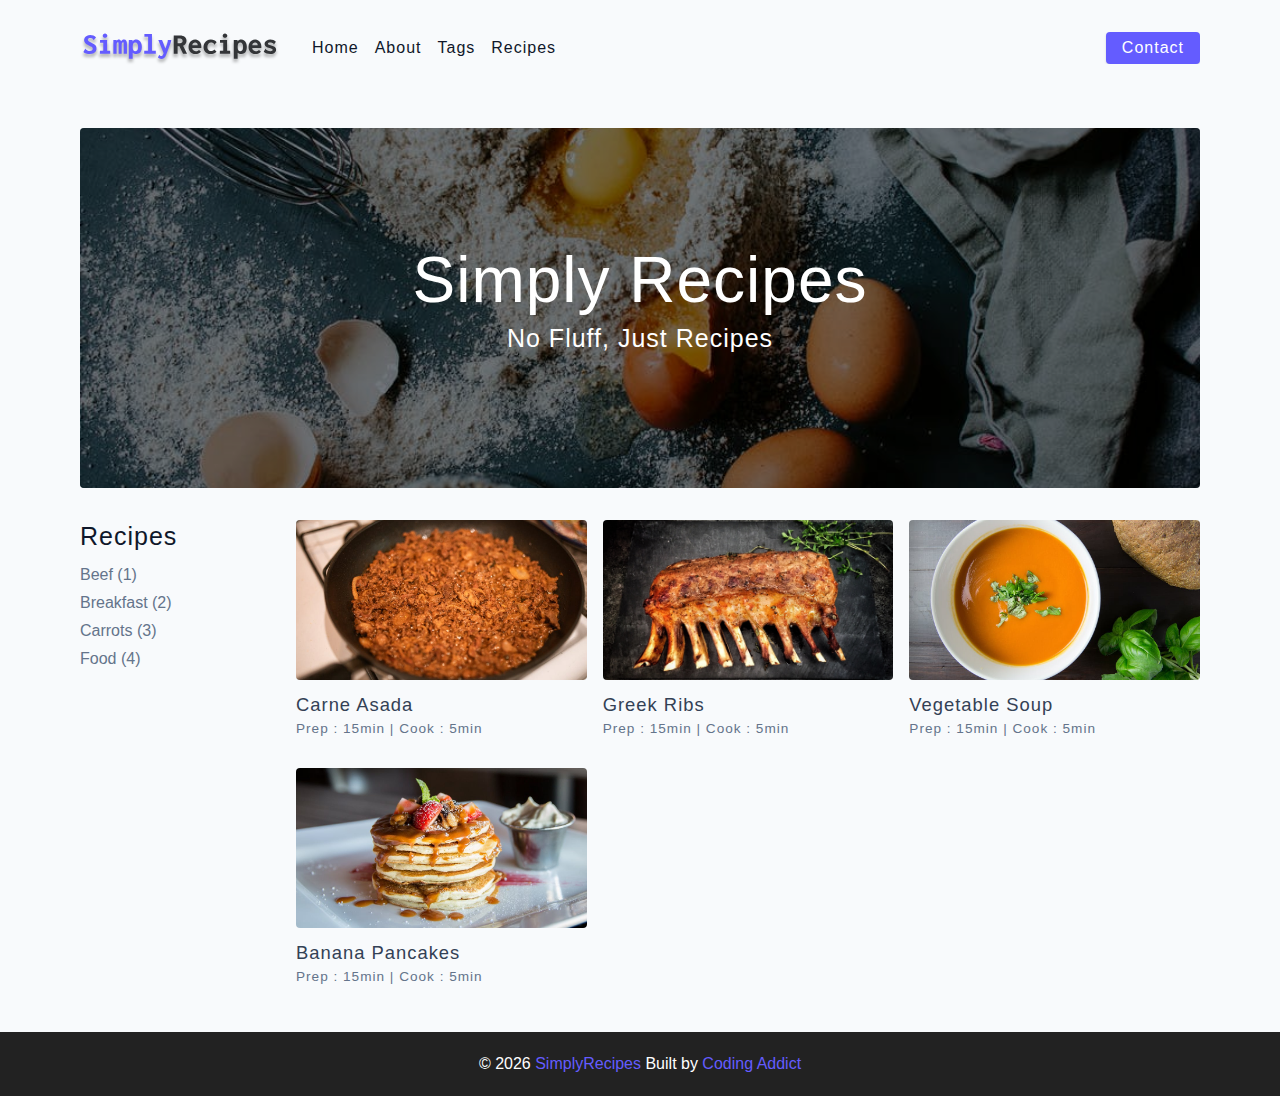
<file: final/index.html>
<!DOCTYPE html>
<html lang="en">
  <head>
    <meta charset="UTF-8" />
    <meta http-equiv="X-UA-Compatible" content="IE=edge" />
    <meta name="viewport" content="width=device-width, initial-scale=1.0" />
    <title>Simply Recipes || Final</title>
    <!-- favicon -->
    <link rel="shortcut icon" href="./assets/favicon.ico" type="image/x-icon" />
    <!-- normalize -->
    <link rel="stylesheet" href="./css/normalize.css" />
    <!-- font-awesome -->
    <link
      rel="stylesheet"
      href="https://cdnjs.cloudflare.com/ajax/libs/font-awesome/5.14.0/css/all.min.css"
    />
    <!-- main css -->
    <link rel="stylesheet" href="./css/main.css" />
  </head>
  <body>
    <!-- nav  -->
    <nav class="navbar">
      <div class="nav-center">
        <div class="nav-header">
          <a href="index.html" class="nav-logo">
            <img src="./assets/logo.svg" alt="simply recipes" />
          </a>
          <button class="nav-btn btn">
            <i class="fas fa-align-justify"></i>
          </button>
        </div>
        <div class="nav-links">
          <a href="index.html" class="nav-link"> home </a>
          <a href="about.html" class="nav-link"> about </a>
          <a href="tags.html" class="nav-link"> tags </a>
          <a href="recipes.html" class="nav-link"> recipes </a>

          <div class="nav-link contact-link">
            <a href="contact.html" class="btn"> contact </a>
          </div>
        </div>
      </div>
    </nav>
    <!-- end of nav -->
    <!-- main -->
    <main class="page">
      <!-- header -->
      <header class="hero">
        <div class="hero-container">
          <div class="hero-text">
            <h1>simply recipes</h1>
            <h4>no fluff, just recipes</h4>
          </div>
        </div>
      </header>
      <!-- end of header -->
      <section class="recipes-container">
        <!-- tag container -->
        <div class="tags-container">
          <h4>recipes</h4>
          <div class="tags-list">
            <a href="tag-template.html">Beef (1)</a>
            <a href="tag-template.html">Breakfast (2)</a>
            <a href="tag-template.html">Carrots (3)</a>
            <a href="tag-template.html">Food (4)</a>
          </div>
        </div>
        <!-- end of tag container -->
        <!-- recipes list -->
        <div class="recipes-list">
          <!-- single recipe -->
          <a href="single-recipe.html" class="recipe">
            <img
              src="./assets/recipes/recipe-1.jpeg"
              class="img recipe-img"
              alt=""
            />
            <h5>Carne Asada</h5>
            <p>Prep : 15min | Cook : 5min</p>
          </a>
          <!-- end of single recipe -->
          <!-- single recipe -->
          <a href="single-recipe.html" class="recipe">
            <img
              src="./assets/recipes/recipe-2.jpeg"
              class="img recipe-img"
              alt=""
            />
            <h5>Greek Ribs</h5>
            <p>Prep : 15min | Cook : 5min</p>
          </a>
          <!-- end of single recipe -->
          <!-- single recipe -->
          <a href="single-recipe.html" class="recipe">
            <img
              src="./assets/recipes/recipe-3.jpeg"
              class="img recipe-img"
              alt=""
            />
            <h5>Vegetable Soup</h5>
            <p>Prep : 15min | Cook : 5min</p>
          </a>
          <!-- end of single recipe -->
          <!-- single recipe -->
          <a href="single-recipe.html" class="recipe">
            <img
              src="./assets/recipes/recipe-4.jpeg"
              class="img recipe-img"
              alt=""
            />
            <h5>Banana Pancakes</h5>
            <p>Prep : 15min | Cook : 5min</p>
          </a>
          <!-- end of single recipe -->
        </div>
        <!-- end of recipes list -->
      </section>
    </main>
    <!-- end of main -->
    <!-- footer -->
    <footer class="page-footer">
      <p>
        &copy; <span id="date"></span>
        <span class="footer-logo">SimplyRecipes</span> Built by
        <a href="https://www.johnsmilga.com/">Coding Addict</a>
      </p>
    </footer>
    <script src="./js/app.js"></script>
  </body>
</html>
</file>
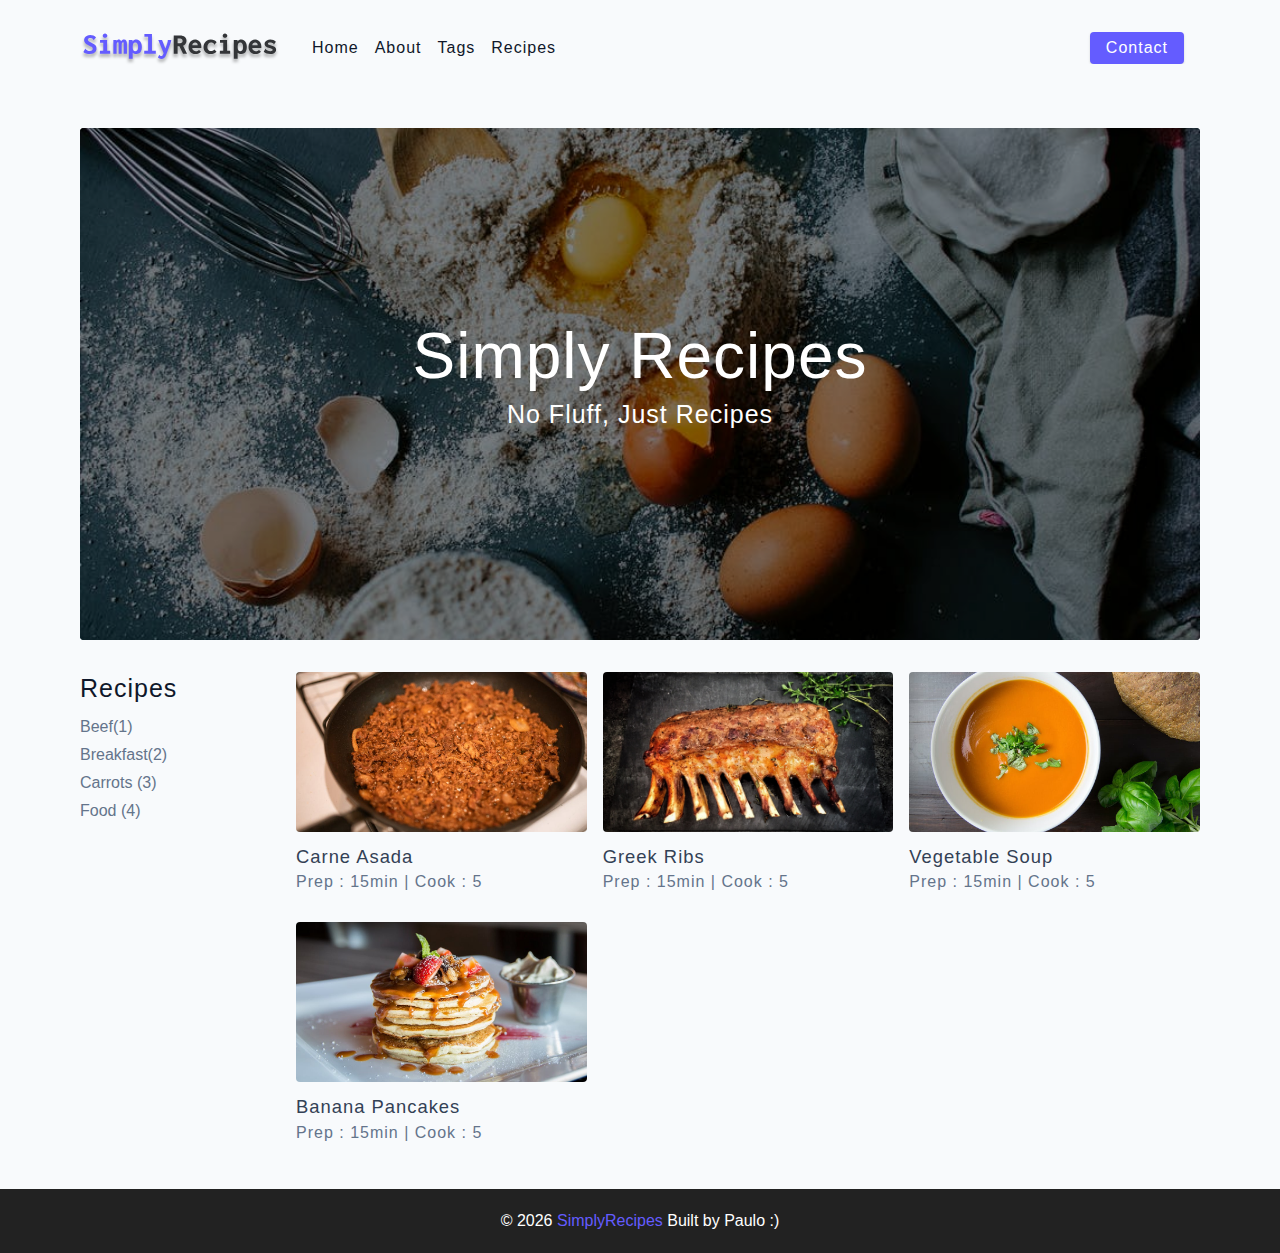
<file: starter/index.html>
<!DOCTYPE html>
<html lang="en">

<head>
  <meta charset="UTF-8" />
  <meta http-equiv="X-UA-Compatible" content="IE=edge" />
  <meta name="viewport" content="width=device-width, initial-scale=1.0" />
  <title>Simply Recipes</title>
  <!-- favicon -->
  <link rel="shortcut icon" href="./assets/favicon.ico" type="image/x-icon" />
  <!-- normalize -->
  <link rel="stylesheet" href="./css/normalize.css" />
  <!-- font-awesome -->
  <link rel="stylesheet" href="https://cdnjs.cloudflare.com/ajax/libs/font-awesome/5.14.0/css/all.min.css" />
  <!-- main css -->
  <link rel="stylesheet" href="./css/main.css" />
</head>

<body>
  <!-- nav -->
  <nav class="navbar">
    <div class="nav-center">
      <!-- header -->
      <div class="nav-header">
        <a href="index.html" class="nav-logo">
          <img src="./assets/logo.svg" alt="simply recipes">
        </a>
        <button class="btn nav-btn">
          <i class="fas fa-align-justify"></i>
        </button>
      </div>
      <!-- nav links -->
      <div class="nav-links">
        <a href="index.html" class="nav-link">home</a>
        <a href="about.html" class="nav-link">about</a>
        <a href="tags.html" class="nav-link">tags</a>
        <a href="recipes.html" class="nav-link">recipes</a>
        <div class="nav-link contact-link">
          <a href="contact.html" class="btn">contact</a>
        </div>
      </div>
    </div>
  </nav>
  <!--end of nav-->
  <!--main-->
  <main class="page">
    <!--header-->
    <header class="hero">
      <div class="hero">
        <div class="hero-container">
          <div class="hero-text">
            <h1>simply recipes</h1>
            <h4>No Fluff, Just Recipes</h4>
          </div>
        </div>
      </div>
    </header>
    <!--end of header-->
    <!-- recipes container -->
    <section class="recipes-container">
      <!-- tag container -->
      <div class="tags-container">
        <h4>recipes</h4>
        <div class="tag-lists">
          <a href="tag-template.html"> Beef(1) </a>
          <a href="tag-template.html"> Breakfast(2) </a>
          <a href="tag-template.html"> Carrots (3) </a>
          <a href="tag-template.html"> Food (4) </a>
        </div>
      </div>
      <!-- end of tag container -->

      <!-- recipes list -->
      <div class="recipes-list">
        <!--sigle recipe-->
        <a href="single-recipe.html" class="recipe">
          <img src="./assets/recipes/recipe-1.jpeg" alt="food" class="img recipe-img">
          <h5>Carne Asada</h5>
          <p>Prep : 15min | Cook : 5</p>
        </a>
        <!--end of single recipe-->
        <!-- recipes container -->

        <!--sigle recipe-->
        <a href="single-recipe.html" class="recipe">
          <img src="./assets/recipes/recipe-2.jpeg" alt="food" class="img recipe-img">
          <h5>Greek Ribs</h5>
          <p>Prep : 15min | Cook : 5</p>
        </a>
        <!--end of single recipe-->
        <!-- recipes container -->

        <!--sigle recipe-->
        <a href="single-recipe.html" class="recipe">
          <img src="./assets/recipes/recipe-3.jpeg" alt="food" class="img recipe-img">
          <h5>Vegetable Soup</h5>
          <p>Prep : 15min | Cook : 5</p>
        </a>
        <!--end of single recipe-->
        <!-- recipes container -->

        <!--sigle recipe-->
        <a href="single-recipe.html" class="recipe">
          <img src="./assets/recipes/recipe-4.jpeg" alt="food" class="img recipe-img">
          <h5>Banana Pancakes</h5>
          <p>Prep : 15min | Cook : 5</p>
        </a>
        <!--end of single recipe-->
      </div>
      <!-- end recipes list -->
    </section>
    <!-- end of recipes container-->
  </main>
  <!--end of main-->
  <!--footer-->
  <footer class="page-footer">
    <p>&copy; <span id="date"> </span>
      <span class="footer-logo"> SimplyRecipes </span>
      Built by Paulo :)
    </p>
  </footer>
  <!--end of footer-->
  <script src="./js/app.js"></script>
</body>

</html>
</file>
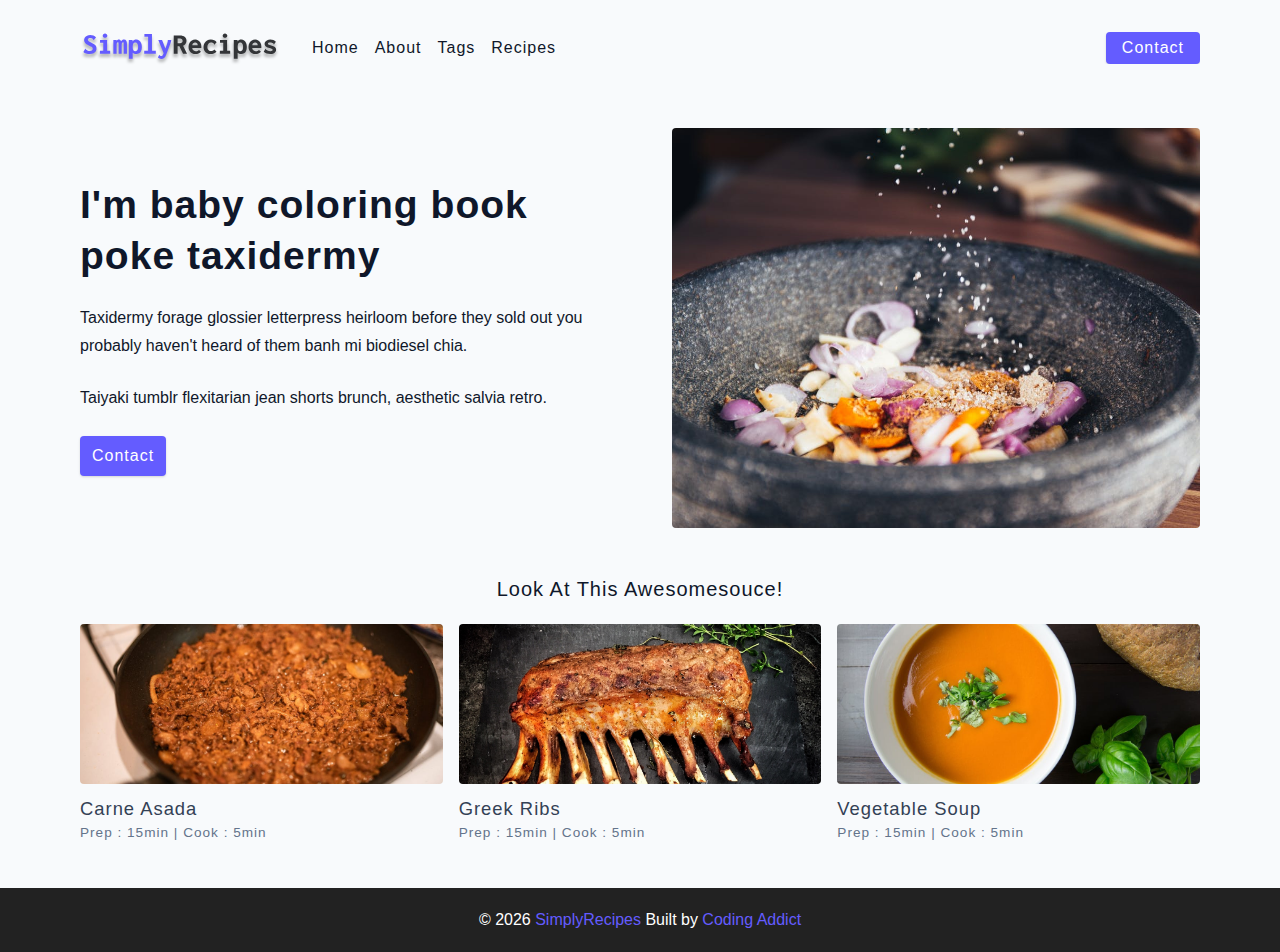
<file: final/about.html>
<!DOCTYPE html>
<html lang="en">
  <head>
    <meta charset="UTF-8" />
    <meta http-equiv="X-UA-Compatible" content="IE=edge" />
    <meta name="viewport" content="width=device-width, initial-scale=1.0" />
    <title>About || Final</title>
    <!-- favicon -->
    <link rel="shortcut icon" href="./assets/favicon.ico" type="image/x-icon" />
    <!-- normalize -->
    <link rel="stylesheet" href="./css/normalize.css" />
    <!-- font-awesome -->
    <link
      rel="stylesheet"
      href="https://cdnjs.cloudflare.com/ajax/libs/font-awesome/5.14.0/css/all.min.css"
    />
    <!-- main css -->
    <link rel="stylesheet" href="./css/main.css" />
  </head>
  <body>
    <!-- nav  -->
    <nav class="navbar">
      <div class="nav-center">
        <div class="nav-header">
          <a href="index.html" class="nav-logo">
            <img src="./assets/logo.svg" alt="simply recipes" />
          </a>
          <button class="nav-btn btn">
            <i class="fas fa-align-justify"></i>
          </button>
        </div>
        <div class="nav-links">
          <a href="index.html" class="nav-link"> home </a>
          <a href="about.html" class="nav-link"> about </a>
          <a href="tags.html" class="nav-link"> tags </a>
          <a href="recipes.html" class="nav-link"> recipes </a>

          <div class="nav-link contact-link">
            <a href="contact.html" class="btn"> contact </a>
          </div>
        </div>
      </div>
    </nav>
    <!-- end of nav -->
    <main class="page">
      <section class="about-page">
        <article>
          <h2>I'm baby coloring book poke taxidermy</h2>
          <p>
            Taxidermy forage glossier letterpress heirloom before they sold out
            you probably haven't heard of them banh mi biodiesel chia.
          </p>
          <p>
            Taiyaki tumblr flexitarian jean shorts brunch, aesthetic salvia
            retro.
          </p>
          <a href="contact.html" class="btn"> contact </a>
        </article>
        <!-- needs fixes -->
        <img
          src="./assets/about.jpeg"
          alt="Person Pouring Salt in Bowl"
          class="img about-img"
        />
      </section>
      <section class="featured-recipes">
        <h5 class="featured-title">Look At This Awesomesouce!</h5>
        <div class="recipes-list">
          <!-- single recipe -->
          <a href="single-recipe.html" class="recipe">
            <img
              src="./assets/recipes/recipe-1.jpeg"
              class="img recipe-img"
              alt=""
            />
            <h5>Carne Asada</h5>
            <p>Prep : 15min | Cook : 5min</p>
          </a>
          <!-- end of single recipe -->
          <!-- single recipe -->
          <a href="single-recipe.html" class="recipe">
            <img
              src="./assets/recipes/recipe-2.jpeg"
              class="img recipe-img"
              alt=""
            />
            <h5>Greek Ribs</h5>
            <p>Prep : 15min | Cook : 5min</p>
          </a>
          <!-- end of single recipe -->
          <!-- single recipe -->
          <a href="single-recipe.html" class="recipe">
            <img
              src="./assets/recipes/recipe-3.jpeg"
              class="img recipe-img"
              alt=""
            />
            <h5>Vegetable Soup</h5>
            <p>Prep : 15min | Cook : 5min</p>
          </a>
          <!-- end of single recipe -->
        </div>
      </section>
    </main>
    <!-- footer -->
    <footer class="page-footer">
      <p>
        &copy; <span id="date"></span>
        <span class="footer-logo">SimplyRecipes</span> Built by
        <a href="https://www.johnsmilga.com/">Coding Addict</a>
      </p>
    </footer>
    <script src="./js/app.js"></script>
  </body>
</html>
</file>
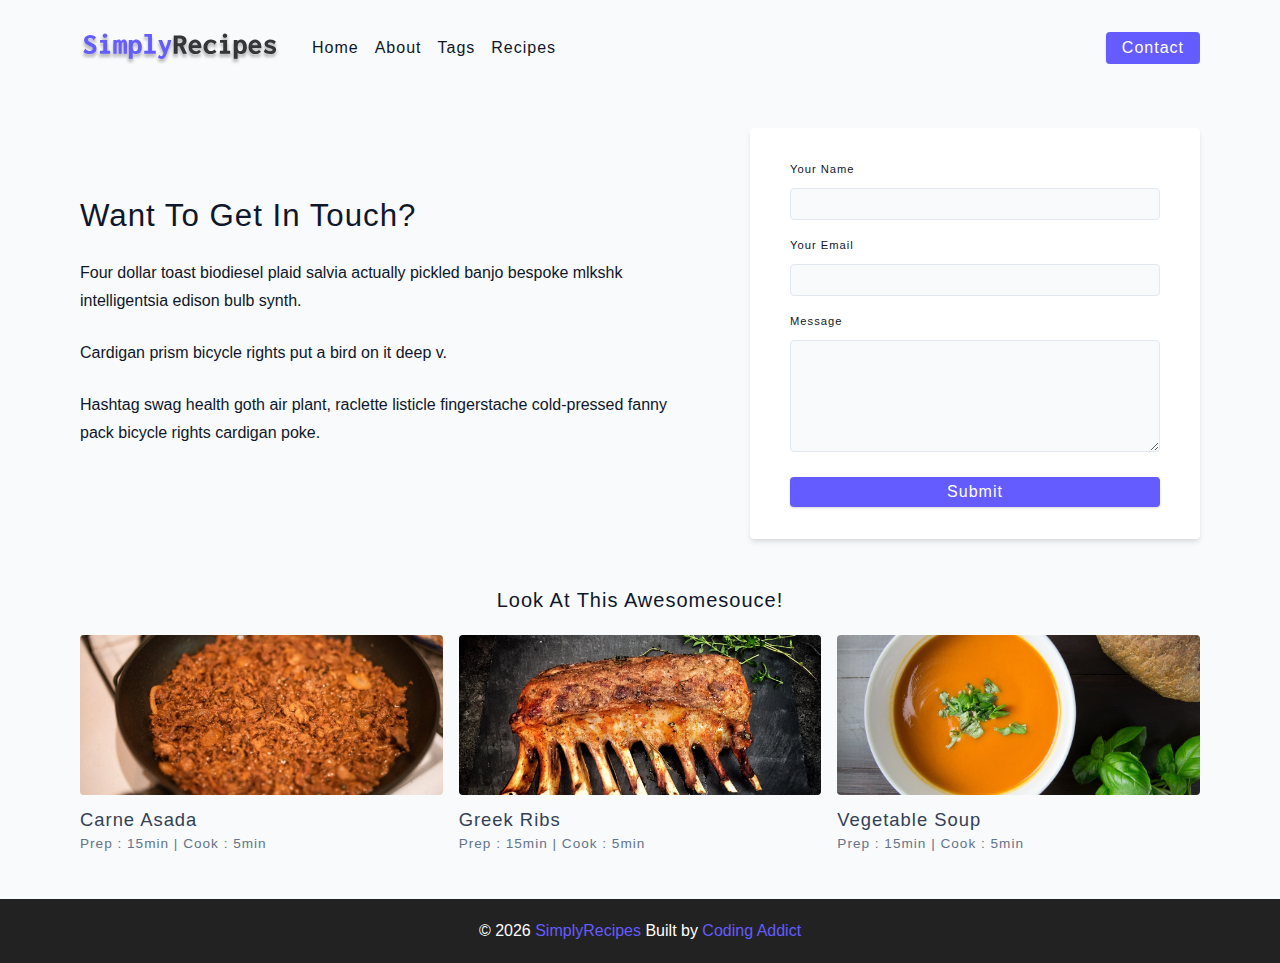
<file: final/contact.html>
<!DOCTYPE html>
<html lang="en">
  <head>
    <meta charset="UTF-8" />
    <meta http-equiv="X-UA-Compatible" content="IE=edge" />
    <meta name="viewport" content="width=device-width, initial-scale=1.0" />
    <title>Contact || Final</title>
    <!-- favicon -->
    <link rel="shortcut icon" href="./assets/favicon.ico" type="image/x-icon" />
    <!-- normalize -->
    <link rel="stylesheet" href="./css/normalize.css" />
    <!-- font-awesome -->
    <link
      rel="stylesheet"
      href="https://cdnjs.cloudflare.com/ajax/libs/font-awesome/5.14.0/css/all.min.css"
    />
    <!-- main css -->
    <link rel="stylesheet" href="./css/main.css" />
  </head>
  <body>
    <!-- nav  -->
    <nav class="navbar">
      <div class="nav-center">
        <div class="nav-header">
          <a href="index.html" class="nav-logo">
            <img src="./assets/logo.svg" alt="simply recipes" />
          </a>
          <button class="nav-btn btn">
            <i class="fas fa-align-justify"></i>
          </button>
        </div>
        <div class="nav-links">
          <a href="index.html" class="nav-link"> home </a>
          <a href="about.html" class="nav-link"> about </a>
          <a href="tags.html" class="nav-link"> tags </a>
          <a href="recipes.html" class="nav-link"> recipes </a>

          <div class="nav-link contact-link">
            <a href="contact.html" class="btn"> contact </a>
          </div>
        </div>
      </div>
    </nav>
    <!-- end of nav -->
    <main class="page">
     <section class="contact-container">
          <article class="contact-info">
            <h3>Want To Get In Touch?</h3>
            <p>
              Four dollar toast biodiesel plaid salvia actually pickled banjo
              bespoke mlkshk intelligentsia edison bulb synth.
            </p>
            <p>Cardigan prism bicycle rights put a bird on it deep v.</p>
            <p>
              Hashtag swag health goth air plant, raclette listicle fingerstache
              cold-pressed fanny pack bicycle rights cardigan poke.
            </p>
          </article>
          <article>
            <form class="form contact-form">
              <div class="form-row">
                <label html="name" class="form-label">your name</label>
                <input type="text" name="name" id="name" class="form-input" />
              </div>
              <div class="form-row">
                <label html="email" class="form-label">your email</label>
                <input type="text" name="email" id="email" class="form-input" />
              </div>
              <div class="form-row">
                <label html="message" class="form-label">message</label>
                <textarea name="message" id="message" class="form-textarea"></textarea>
              </div>
              <button type="submit" class="btn btn-block">
                submit
              </button>
            </form>
          </article>
        </section>
     <!-- featured recipes -->
       <section class="featured-recipes">
        <h5 class="featured-title">Look At This Awesomesouce!</h5>
        <div class="recipes-list">
          <!-- single recipe -->
          <a href="single-recipe.html" class="recipe">
            <img
              src="./assets/recipes/recipe-1.jpeg"
              class="img recipe-img"
              alt=""
            />
            <h5>Carne Asada</h5>
            <p>Prep : 15min | Cook : 5min</p>
          </a>
          <!-- end of single recipe -->
          <!-- single recipe -->
          <a href="single-recipe.html" class="recipe">
            <img
              src="./assets/recipes/recipe-2.jpeg"
              class="img recipe-img"
              alt=""
            />
            <h5>Greek Ribs</h5>
            <p>Prep : 15min | Cook : 5min</p>
          </a>
          <!-- end of single recipe -->
          <!-- single recipe -->
          <a href="single-recipe.html" class="recipe">
            <img
              src="./assets/recipes/recipe-3.jpeg"
              class="img recipe-img"
              alt=""
            />
            <h5>Vegetable Soup</h5>
            <p>Prep : 15min | Cook : 5min</p>
          </a>
          <!-- end of single recipe -->
        </div>
      </section>
    </main>
    <!-- footer -->
    <footer class="page-footer">
      <p>
        &copy; <span id="date"></span>
        <span class="footer-logo">SimplyRecipes</span> Built by
        <a href="https://www.johnsmilga.com/">Coding Addict</a>
      </p>
    </footer>
    <script src="./js/app.js"></script>
  </body>
</html>
</file>
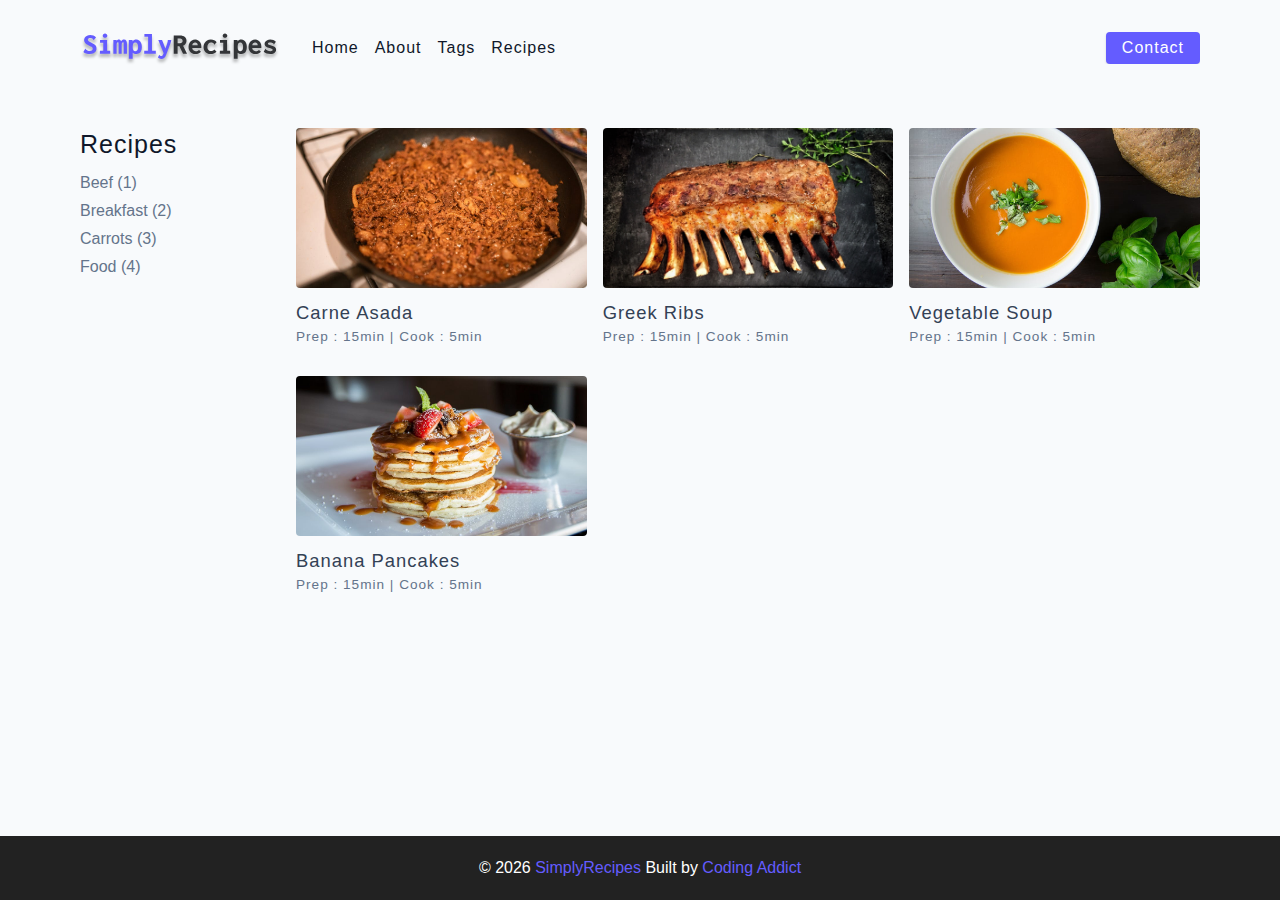
<file: final/recipes.html>
<!DOCTYPE html>
<html lang="en">
  <head>
    <meta charset="UTF-8" />
    <meta http-equiv="X-UA-Compatible" content="IE=edge" />
    <meta name="viewport" content="width=device-width, initial-scale=1.0" />
    <title>Recipes || Final</title>
    <!-- favicon -->
    <link rel="shortcut icon" href="./assets/favicon.ico" type="image/x-icon" />
    <!-- normalize -->
    <link rel="stylesheet" href="./css/normalize.css" />
    <!-- font-awesome -->
    <link
      rel="stylesheet"
      href="https://cdnjs.cloudflare.com/ajax/libs/font-awesome/5.14.0/css/all.min.css"
    />
    <!-- main css -->
    <link rel="stylesheet" href="./css/main.css" />
  </head>
  <body>
    <!-- nav  -->
    <nav class="navbar">
      <div class="nav-center">
        <div class="nav-header">
          <a href="index.html" class="nav-logo">
            <img src="./assets/logo.svg" alt="simply recipes" />
          </a>
          <button class="nav-btn btn">
            <i class="fas fa-align-justify"></i>
          </button>
        </div>
        <div class="nav-links">
          <a href="index.html" class="nav-link"> home </a>
          <a href="about.html" class="nav-link"> about </a>
          <a href="tags.html" class="nav-link"> tags </a>
          <a href="recipes.html" class="nav-link"> recipes </a>

          <div class="nav-link contact-link">
            <a href="contact.html" class="btn"> contact </a>
          </div>
        </div>
      </div>
    </nav>
    <!-- end of nav -->
    <!-- main -->
    <main class="page">
      <section class="recipes-container">
        <!-- tag container -->
        <div class="tags-container">
          <h4>recipes</h4>
          <div class="tags-list">
            <a href="tag-template.html">Beef (1)</a>
            <a href="tag-template.html">Breakfast (2)</a>
            <a href="tag-template.html">Carrots (3)</a>
            <a href="tag-template.html">Food (4)</a>
          </div>
        </div>
        <!-- end of tag container -->
        <!-- recipes list -->
        <div class="recipes-list">
          <!-- single recipe -->
          <a href="single-recipe.html" class="recipe">
            <img
              src="./assets/recipes/recipe-1.jpeg"
              class="img recipe-img"
              alt=""
            />
            <h5>Carne Asada</h5>
            <p>Prep : 15min | Cook : 5min</p>
          </a>
          <!-- end of single recipe -->
          <!-- single recipe -->
          <a href="single-recipe.html" class="recipe">
            <img
              src="./assets/recipes/recipe-2.jpeg"
              class="img recipe-img"
              alt=""
            />
            <h5>Greek Ribs</h5>
            <p>Prep : 15min | Cook : 5min</p>
          </a>
          <!-- end of single recipe -->
          <!-- single recipe -->
          <a href="single-recipe.html" class="recipe">
            <img
              src="./assets/recipes/recipe-3.jpeg"
              class="img recipe-img"
              alt=""
            />
            <h5>Vegetable Soup</h5>
            <p>Prep : 15min | Cook : 5min</p>
          </a>
          <!-- end of single recipe -->
          <!-- single recipe -->
          <a href="single-recipe.html" class="recipe">
            <img
              src="./assets/recipes/recipe-4.jpeg"
              class="img recipe-img"
              alt=""
            />
            <h5>Banana Pancakes</h5>
            <p>Prep : 15min | Cook : 5min</p>
          </a>
          <!-- end of single recipe -->
        </div>
      </section>
    </main>
    <!-- end of main -->
    <!-- footer -->
    <footer class="page-footer">
      <p>
        &copy; <span id="date"></span>
        <span class="footer-logo">SimplyRecipes</span> Built by
        <a href="https://www.johnsmilga.com/">Coding Addict</a>
      </p>
    </footer>
    <script src="./js/app.js"></script>
  </body>
</html>
</file>
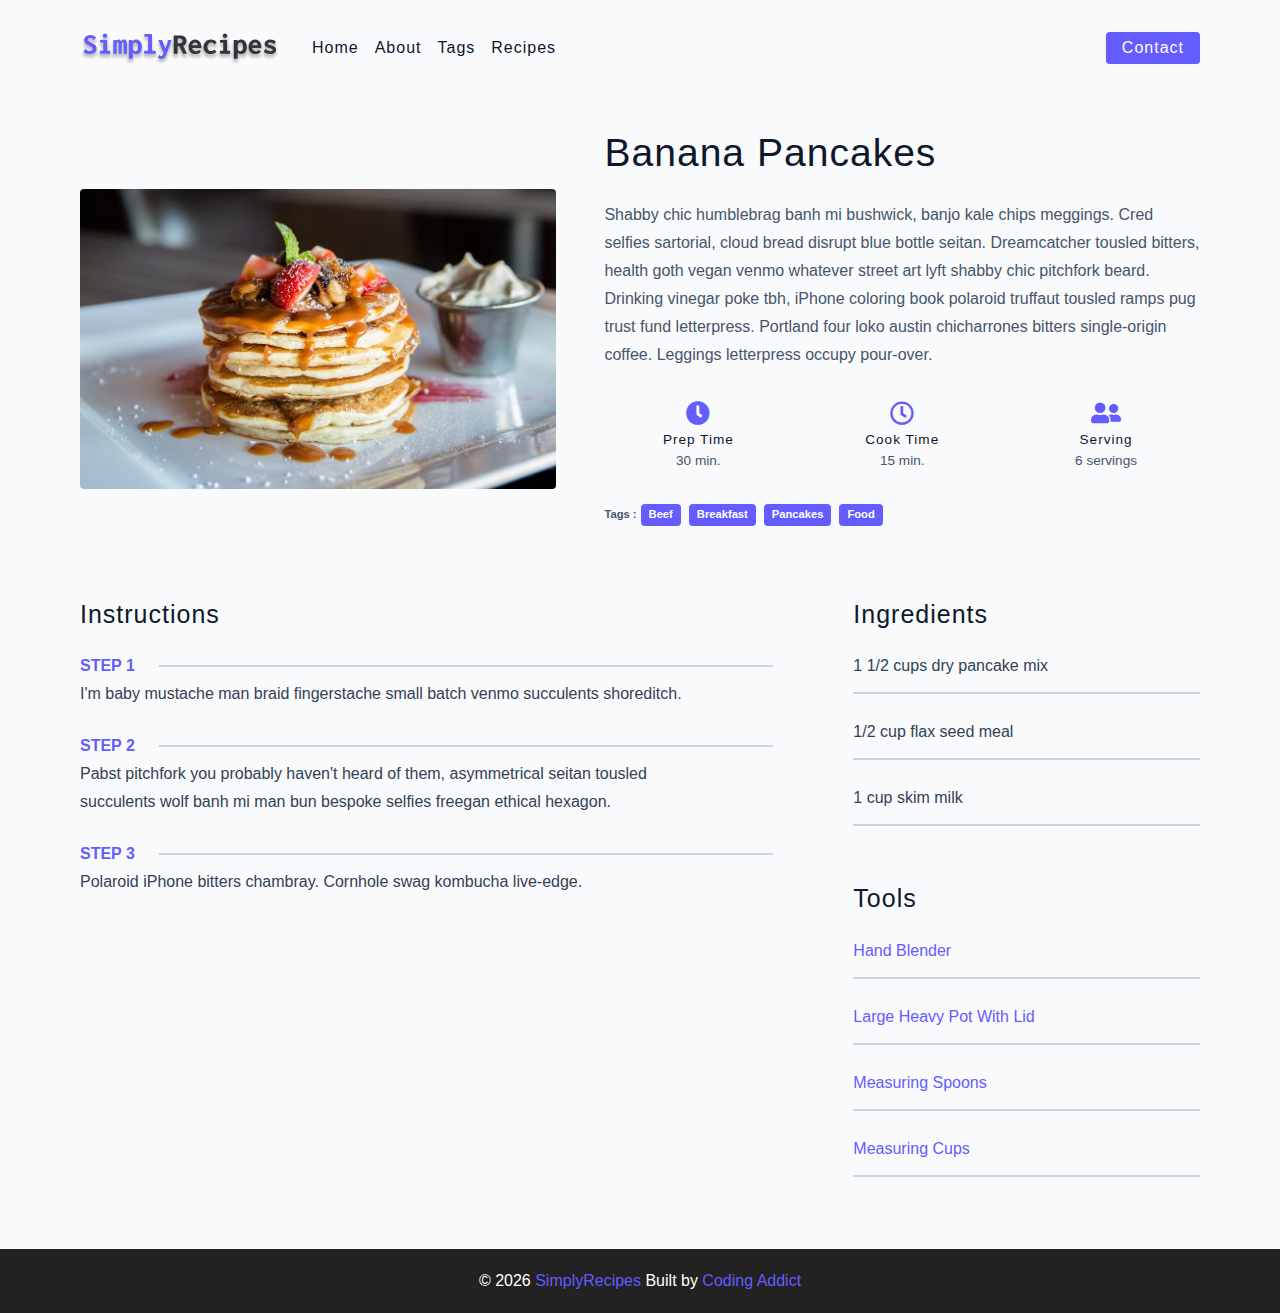
<file: final/single-recipe.html>
<!DOCTYPE html>
<html lang="en">
  <head>
    <meta charset="UTF-8" />
    <meta http-equiv="X-UA-Compatible" content="IE=edge" />
    <meta name="viewport" content="width=device-width, initial-scale=1.0" />
    <title>Single Recipe || Final</title>
    <!-- favicon -->
    <link rel="shortcut icon" href="./assets/favicon.ico" type="image/x-icon" />
    <!-- normalize -->
    <link rel="stylesheet" href="./css/normalize.css" />
    <!-- font-awesome -->
    <link
      rel="stylesheet"
      href="https://cdnjs.cloudflare.com/ajax/libs/font-awesome/5.14.0/css/all.min.css"
    />
    <!-- main css -->
    <link rel="stylesheet" href="./css/main.css" />
  </head>
  <body>
    <!-- nav  -->
    <nav class="navbar">
      <div class="nav-center">
        <div class="nav-header">
          <a href="index.html" class="nav-logo">
            <img src="./assets/logo.svg" alt="simply recipes" />
          </a>
          <button class="nav-btn btn">
            <i class="fas fa-align-justify"></i>
          </button>
        </div>
        <div class="nav-links">
          <a href="index.html" class="nav-link"> home </a>
          <a href="about.html" class="nav-link"> about </a>
          <a href="tags.html" class="nav-link"> tags </a>
          <a href="recipes.html" class="nav-link"> recipes </a>

          <div class="nav-link contact-link">
            <a href="contact.html" class="btn"> contact </a>
          </div>
        </div>
      </div>
    </nav>
    <!-- end of nav -->
    <main class="page">
      <div class="recipe-page">
        <section class="recipe-hero">
          <img
            src="./assets/recipes/recipe-4.jpeg"
            class="img recipe-hero-img"
          />
          <article class="recipe-info">
            <h2>Banana Pancakes</h2>
            <p>
              Shabby chic humblebrag banh mi bushwick, banjo kale chips
              meggings. Cred selfies sartorial, cloud bread disrupt blue bottle
              seitan. Dreamcatcher tousled bitters, health goth vegan venmo
              whatever street art lyft shabby chic pitchfork beard. Drinking
              vinegar poke tbh, iPhone coloring book polaroid truffaut tousled
              ramps pug trust fund letterpress. Portland four loko austin
              chicharrones bitters single-origin coffee. Leggings letterpress
              occupy pour-over.
            </p>
            <div class="recipe-icons">
              <article>
                <i class="fas fa-clock"></i>
                <h5>prep time</h5>
                <p>30 min.</p>
              </article>
              <article>
                <i class="far fa-clock"></i>
                <h5>cook time</h5>
                <p>15 min.</p>
              </article>
              <article>
                <i class="fas fa-user-friends"></i>
                <h5>serving</h5>
                <p>6 servings</p>
              </article>
            </div>
            <p class="recipe-tags">
              Tags : <a href="tag-template.html">beef</a>
              <a href="tag-template.html">breakfast</a>
              <a href="tag-template.html">pancakes</a>
              <a href="tag-template.html">food</a>
            </p>
          </article>
        </section>
        <!-- content -->
        <section class="recipe-content">
          <article>
            <h4>instructions</h4>
            <!-- single instruction -->
            <div class="single-instruction">
              <header>
                <p>step 1</p>
                <div></div>
              </header>
              <p>
                I'm baby mustache man braid fingerstache small batch venmo
                succulents shoreditch.
              </p>
            </div>
            <!-- end of single instruction -->
            <!-- single instruction -->
            <div class="single-instruction">
              <header>
                <p>step 2</p>
                <div></div>
              </header>
              <p>
                Pabst pitchfork you probably haven't heard of them, asymmetrical
                seitan tousled succulents wolf banh mi man bun bespoke selfies
                freegan ethical hexagon.
              </p>
            </div>
            <!-- end of single instruction -->
            <!-- single instruction -->
            <div class="single-instruction">
              <header>
                <p>step 3</p>
                <div></div>
              </header>
              <p>
                Polaroid iPhone bitters chambray. Cornhole swag kombucha
                live-edge.
              </p>
            </div>
            <!-- end of single instruction -->
          </article>
          <article class="second-column">
            <div>
              <h4>ingredients</h4>
              <p class="single-ingredient">1 1/2 cups dry pancake mix</p>
              <p class="single-ingredient">1/2 cup flax seed meal</p>
              <p class="single-ingredient">1 cup skim milk</p>
            </div>
            <div>
              <h4>tools</h4>
              <p class="single-tool">Hand Blender</p>
              <p class="single-tool">Large Heavy Pot With Lid</p>
              <p class="single-tool">Measuring Spoons</p>
              <p class="single-tool">Measuring Cups</p>
            </div>
          </article>
        </section>
      </div>
    </main>
    <!-- footer -->
    <footer class="page-footer">
      <p>
        &copy; <span id="date"></span>
        <span class="footer-logo">SimplyRecipes</span> Built by
        <a href="https://www.johnsmilga.com/">Coding Addict</a>
      </p>
    </footer>
    <script src="./js/app.js"></script>
  </body>
</html>
</file>
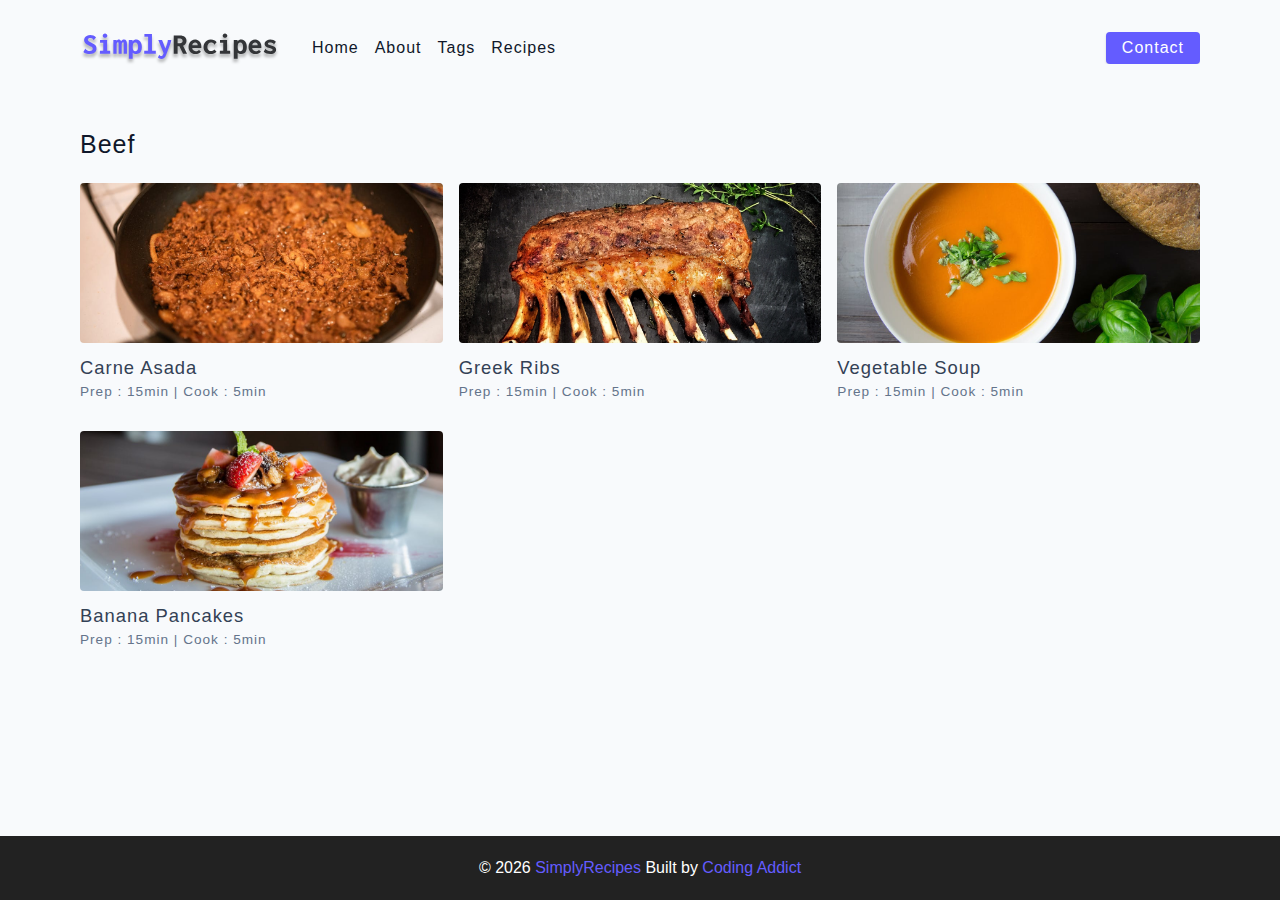
<file: final/tag-template.html>
<!DOCTYPE html>
<html lang="en">
  <head>
    <meta charset="UTF-8" />
    <meta http-equiv="X-UA-Compatible" content="IE=edge" />
    <meta name="viewport" content="width=device-width, initial-scale=1.0" />
    <title>Recipe Template || Final</title>
    <!-- favicon -->
    <link rel="shortcut icon" href="./assets/favicon.ico" type="image/x-icon" />
    <!-- normalize -->
    <link rel="stylesheet" href="./css/normalize.css" />
    <!-- font-awesome -->
    <link
      rel="stylesheet"
      href="https://cdnjs.cloudflare.com/ajax/libs/font-awesome/5.14.0/css/all.min.css"
    />
    <!-- main css -->
    <link rel="stylesheet" href="./css/main.css" />
  </head>
  <body>
    <!-- nav  -->
    <nav class="navbar">
      <div class="nav-center">
        <div class="nav-header">
          <a href="index.html" class="nav-logo">
            <img src="./assets/logo.svg" alt="simply recipes" />
          </a>
          <button class="nav-btn btn">
            <i class="fas fa-align-justify"></i>
          </button>
        </div>
        <div class="nav-links">
          <a href="index.html" class="nav-link"> home </a>
          <a href="about.html" class="nav-link"> about </a>
          <a href="tags.html" class="nav-link"> tags </a>
          <a href="recipes.html" class="nav-link"> recipes </a>

          <div class="nav-link contact-link">
            <a href="contact.html" class="btn"> contact </a>
          </div>
        </div>
      </div>
    </nav>
    <!-- end of nav -->
    <main class="page">
      <div class="featured-recipes">
        <h4>Beef</h4>
          <!-- recipes list -->
        <div class="recipes-list">
          <!-- single recipe -->
          <a href="single-recipe.html" class="recipe">
            <img
              src="./assets/recipes/recipe-1.jpeg"
              class="img recipe-img"
              alt=""
            />
            <h5>Carne Asada</h5>
            <p>Prep : 15min | Cook : 5min</p>
          </a>
          <!-- end of single recipe -->
          <!-- single recipe -->
          <a href="single-recipe.html" class="recipe">
            <img
              src="./assets/recipes/recipe-2.jpeg"
              class="img recipe-img"
              alt=""
            />
            <h5>Greek Ribs</h5>
            <p>Prep : 15min | Cook : 5min</p>
          </a>
          <!-- end of single recipe -->
          <!-- single recipe -->
          <a href="single-recipe.html" class="recipe">
            <img
              src="./assets/recipes/recipe-3.jpeg"
              class="img recipe-img"
              alt=""
            />
            <h5>Vegetable Soup</h5>
            <p>Prep : 15min | Cook : 5min</p>
          </a>
          <!-- end of single recipe -->
          <!-- single recipe -->
          <a href="single-recipe.html" class="recipe">
            <img
              src="./assets/recipes/recipe-4.jpeg"
              class="img recipe-img"
              alt=""
            />
            <h5>Banana Pancakes</h5>
            <p>Prep : 15min | Cook : 5min</p>
          </a>
          <!-- end of single recipe -->
        </div>
        <!-- end of recipe list -->
      </div>
          
    </main>
    <!-- footer -->
    <footer class="page-footer">
      <p>
        &copy; <span id="date"></span>
        <span class="footer-logo">SimplyRecipes</span> Built by
        <a href="https://www.johnsmilga.com/">Coding Addict</a>
      </p>
    </footer>
    <script src="./js/app.js"></script>
  </body>
</html>
</file>
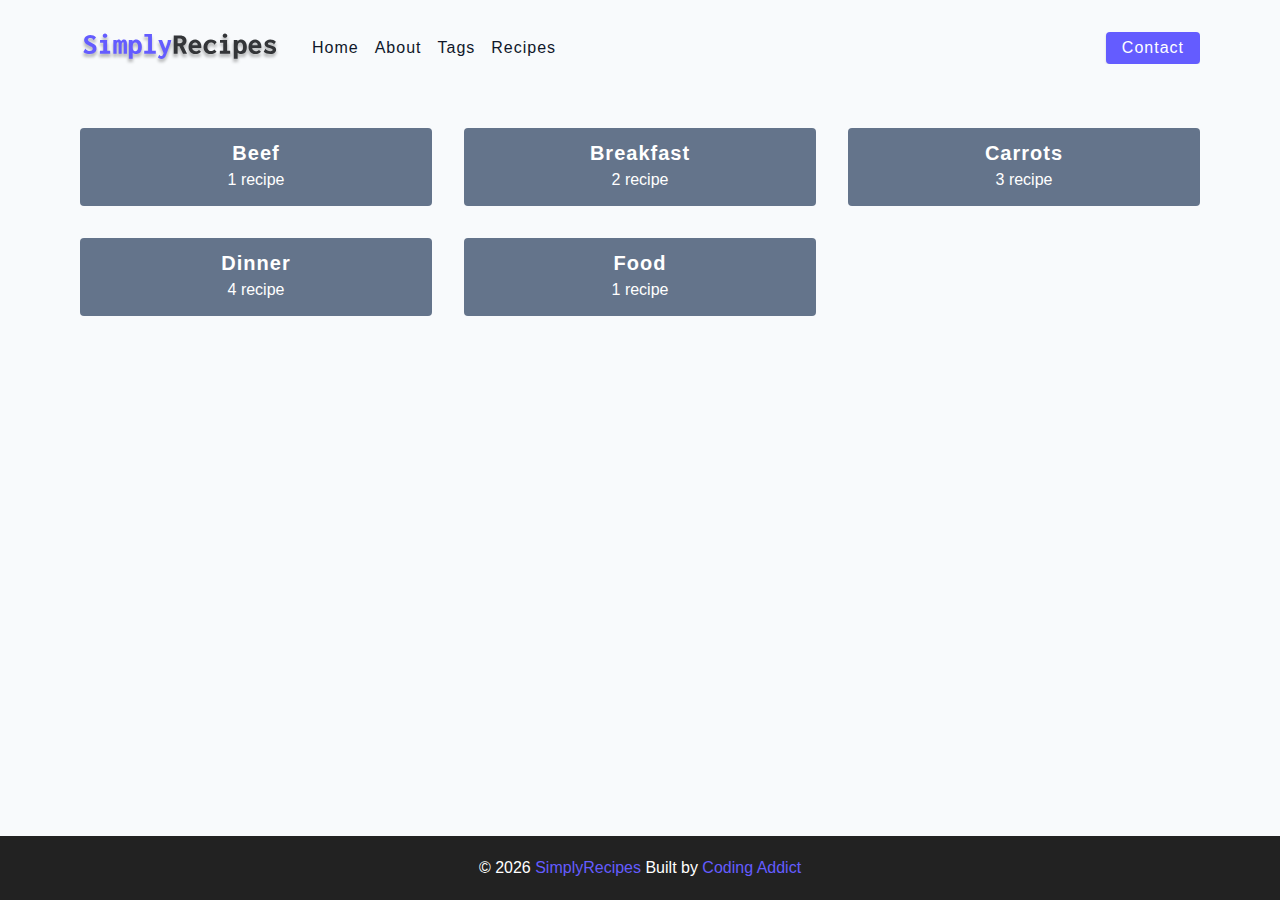
<file: final/tags.html>
<!DOCTYPE html>
<html lang="en">
  <head>
    <meta charset="UTF-8" />
    <meta http-equiv="X-UA-Compatible" content="IE=edge" />
    <meta name="viewport" content="width=device-width, initial-scale=1.0" />
    <title>Tags || Final</title>
    <!-- favicon -->
    <link rel="shortcut icon" href="./assets/favicon.ico" type="image/x-icon" />
    <!-- normalize -->
    <link rel="stylesheet" href="./css/normalize.css" />
    <!-- font-awesome -->
    <link
      rel="stylesheet"
      href="https://cdnjs.cloudflare.com/ajax/libs/font-awesome/5.14.0/css/all.min.css"
    />
    <!-- main css -->
    <link rel="stylesheet" href="./css/main.css" />
  </head>
  <body>
    <!-- nav  -->
    <nav class="navbar">
      <div class="nav-center">
        <div class="nav-header">
          <a href="index.html" class="nav-logo">
            <img src="./assets/logo.svg" alt="simply recipes" />
          </a>
          <button class="nav-btn btn">
            <i class="fas fa-align-justify"></i>
          </button>
        </div>
        <div class="nav-links">
          <a href="index.html" class="nav-link"> home </a>
          <a href="about.html" class="nav-link"> about </a>
          <a href="tags.html" class="nav-link"> tags </a>
          <a href="recipes.html" class="nav-link"> recipes </a>

          <div class="nav-link contact-link">
            <a href="contact.html" class="btn"> contact </a>
          </div>
        </div>
      </div>
    </nav>
    <!-- end of nav -->
    <main class="page">
         <section class="tags-wrapper">
          <!-- single tag -->
              <a href="tag-template.html" class="tag">
                <h5>beef</h5>
                <p>1 recipe</p>
              </a>
            <!-- end of single tag -->
          <!-- single tag -->
              <a href="tag-template.html" class="tag">
                <h5>breakfast</h5>
                <p>2 recipe</p>
              </a>
            <!-- end of single tag -->
          <!-- single tag -->
              <a href="tag-template.html" class="tag">
                <h5>carrots</h5>
                <p>3 recipe</p>
              </a>
            <!-- end of single tag -->
          <!-- single tag -->
              <a href="tag-template.html" class="tag">
                <h5>dinner</h5>
                <p>4 recipe</p>
              </a>
            <!-- end of single tag -->
          <!-- single tag -->
              <a href="tag-template.html" class="tag">
                <h5>food</h5>
                <p>1 recipe</p>
              </a>
            <!-- end of single tag -->
        </section>
    </main>
    <!-- footer -->
    <footer class="page-footer">
      <p>
        &copy; <span id="date"></span>
        <span class="footer-logo">SimplyRecipes</span> Built by
        <a href="https://www.johnsmilga.com/">Coding Addict</a>
      </p>
    </footer>
    <script src="./js/app.js"></script>
  </body>
</html>
</file>
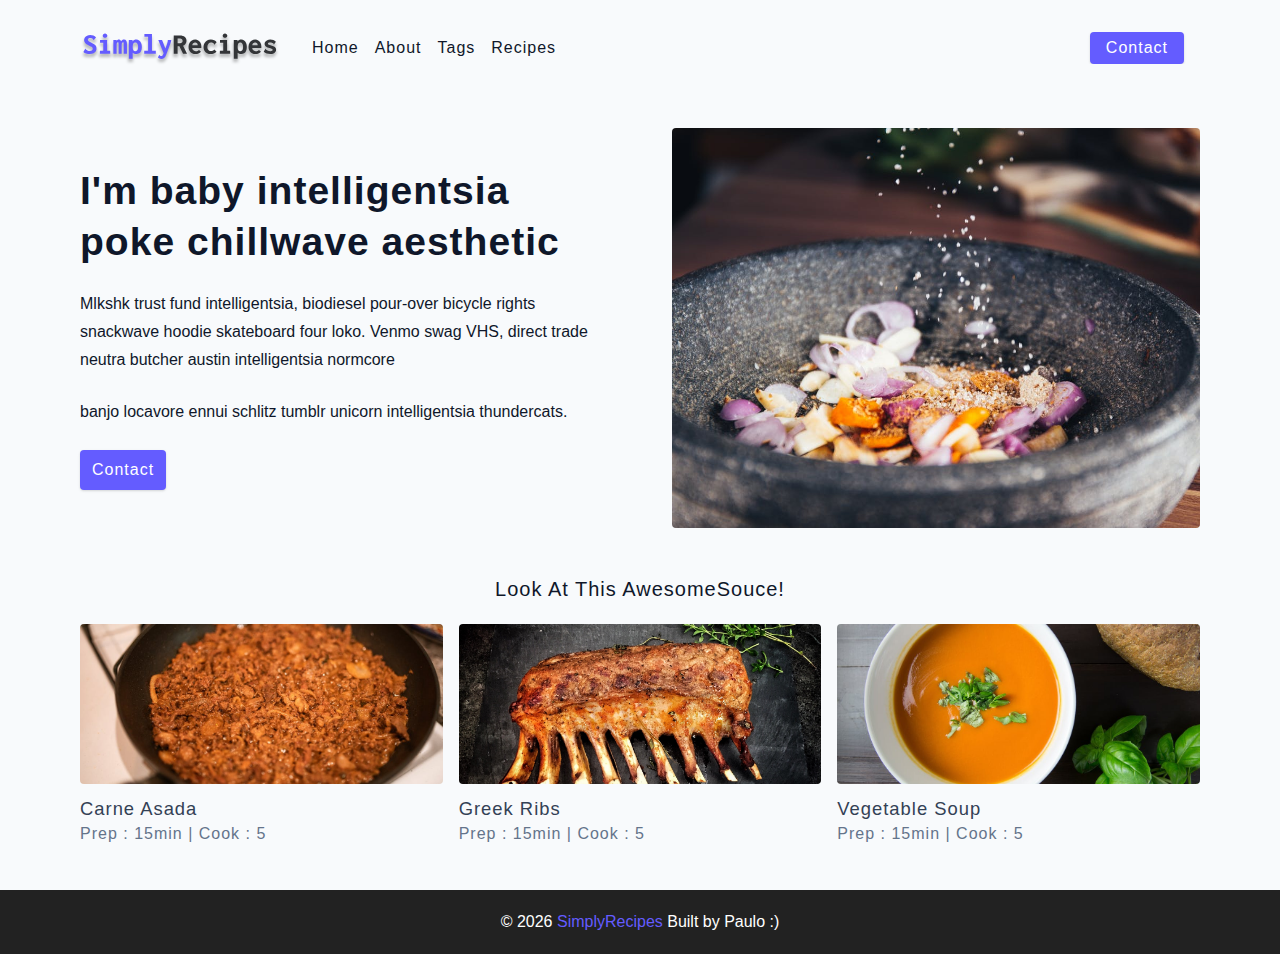
<file: starter/about.html>
<!DOCTYPE html>
<html lang="en">

<head>
  <meta charset="UTF-8" />
  <meta http-equiv="X-UA-Compatible" content="IE=edge" />
  <meta name="viewport" content="width=device-width, initial-scale=1.0" />
  <title>About</title>
  <!-- favicon -->
  <link rel="shortcut icon" href="./assets/favicon.ico" type="image/x-icon" />
  <!-- normalize -->
  <link rel="stylesheet" href="./css/normalize.css" />
  <!-- font-awesome -->
  <link rel="stylesheet" href="https://cdnjs.cloudflare.com/ajax/libs/font-awesome/5.14.0/css/all.min.css" />
  <!-- main css -->
  <link rel="stylesheet" href="./css/main.css" />
</head>

<body>
  <!-- nav -->
  <nav class="navbar">
    <div class="nav-center">
      <!-- header -->
      <div class="nav-header">
        <a href="index.html" class="nav-logo">
          <img src="./assets/logo.svg" alt="simply recipes">
        </a>
        <button class="btn nav-btn">
          <i class="fas fa-align-justify"></i>
        </button>
      </div>
      <!-- nav links -->
      <div class="nav-links">
        <a href="index.html" class="nav-link">home</a>
        <a href="about.html" class="nav-link">about</a>
        <a href="tags.html" class="nav-link">tags</a>
        <a href="recipes.html" class="nav-link">recipes</a>
        <div class="nav-link contact-link">
          <a href="contact.html" class="btn">contact</a>
        </div>
      </div>
    </div>
  </nav>
  <!--end of nav-->
  <!--main-->
  <main class="page">
    <section class="about-page">
      <article>
        <h2>I'm baby intelligentsia poke chillwave aesthetic</h2>
        <p>Mlkshk trust fund intelligentsia, biodiesel pour-over bicycle rights snackwave hoodie skateboard four loko.
          Venmo swag VHS, direct trade neutra butcher austin intelligentsia normcore</p>
        <p>banjo locavore ennui schlitz tumblr unicorn intelligentsia thundercats.</p>
        <a href="contact.html" class="btn">contact</a>
      </article>
      <img src="./assets/about.jpeg" alt="pouring-salt" class="img about-img">
      </section>
      <section class="featured-recipes">
        <h5 class="featured-title">Look At This AwesomeSouce!</h5>
        <!-- recipes list -->
        <div class="recipes-list">
          <!--sigle recipe-->
          <a href="single-recipe.html" class="recipe">
            <img src="./assets/recipes/recipe-1.jpeg" alt="food" class="img recipe-img">
            <h5>Carne Asada</h5>
            <p>Prep : 15min | Cook : 5</p>
          </a>
          <!--end of single recipe-->
          <!-- recipes container -->

          <!--sigle recipe-->
          <a href="single-recipe.html" class="recipe">
            <img src="./assets/recipes/recipe-2.jpeg" alt="food" class="img recipe-img">
            <h5>Greek Ribs</h5>
            <p>Prep : 15min | Cook : 5</p>
          </a>
          <!--end of single recipe-->
          <!-- recipes container -->

          <!--sigle recipe-->
          <a href="single-recipe.html" class="recipe">
            <img src="./assets/recipes/recipe-3.jpeg" alt="food" class="img recipe-img">
            <h5>Vegetable Soup</h5>
            <p>Prep : 15min | Cook : 5</p>
          </a>
          <!--end of single recipe-->
          <!-- recipes container -->
        </div>
        <!-- end recipes list -->
      </section>
    
  </main>
  <!--end of main-->
  <!--footer-->
  <footer class="page-footer">
    <p>&copy; <span id="date"> </span>
      <span class="footer-logo"> SimplyRecipes </span>
      Built by Paulo :)
    </p>
  </footer>
  <!--end of footer-->
  <script src="./js/app.js"></script>
</body>

</html>
</file>
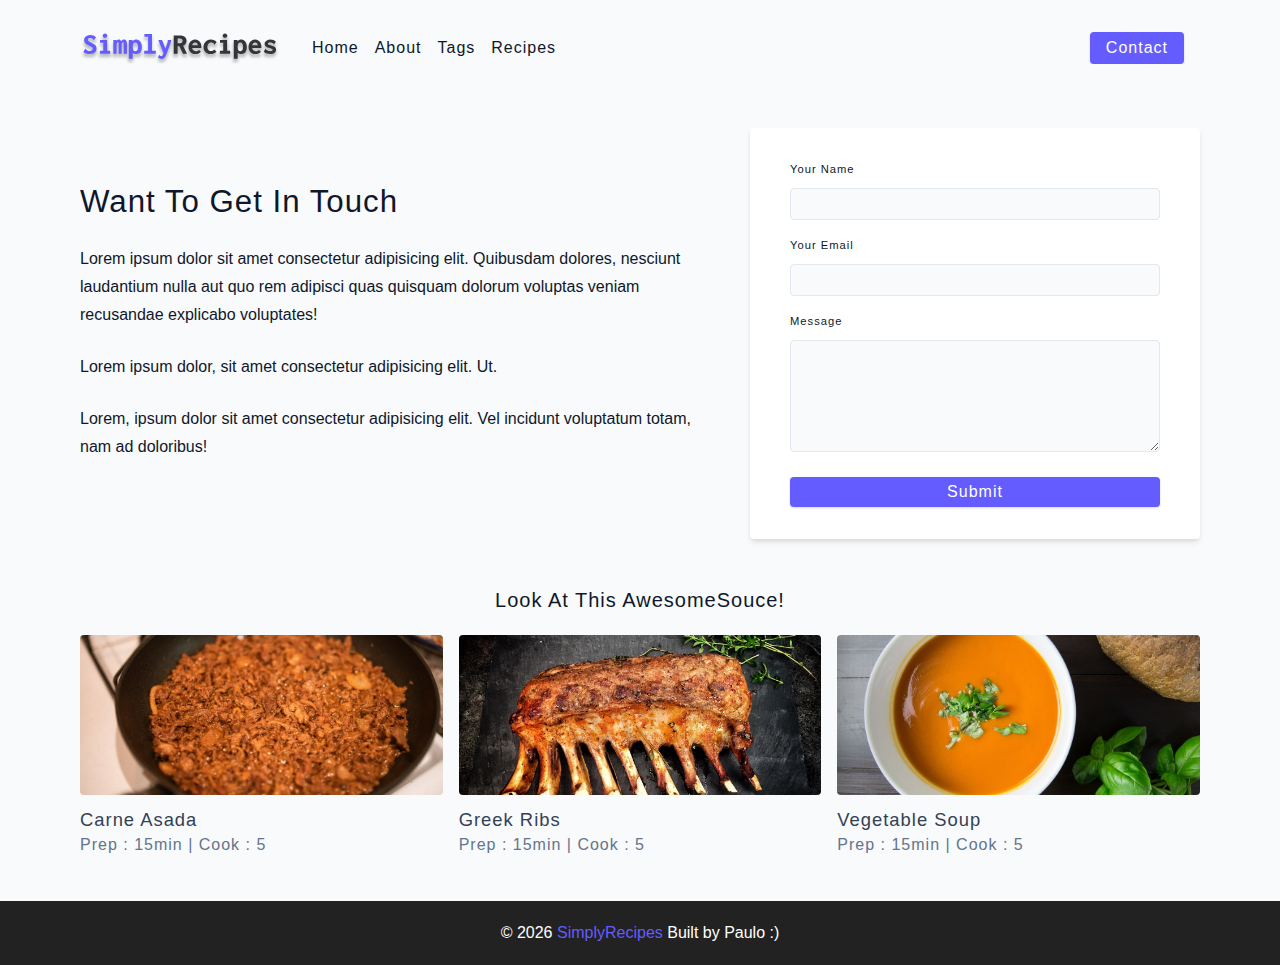
<file: starter/contact.html>
<!DOCTYPE html>
<html lang="en">
  <head>
    <meta charset="UTF-8" />
    <meta http-equiv="X-UA-Compatible" content="IE=edge" />
    <meta name="viewport" content="width=device-width, initial-scale=1.0" />
    <title>Contact</title>
    <!-- favicon -->
    <link rel="shortcut icon" href="./assets/favicon.ico" type="image/x-icon" />
    <!-- normalize -->
    <link rel="stylesheet" href="./css/normalize.css" />
    <!-- font-awesome -->
    <link
      rel="stylesheet"
      href="https://cdnjs.cloudflare.com/ajax/libs/font-awesome/5.14.0/css/all.min.css"
    />
    <!-- main css -->
    <link rel="stylesheet" href="./css/main.css" />
  </head>
  <body>
   <!-- nav -->
   <nav class="navbar">
     <div class="nav-center">
       <!-- header -->
       <div class="nav-header">
         <a href="index.html" class="nav-logo">
           <img src="./assets/logo.svg" alt="simply recipes">
         </a>
         <button class="btn nav-btn">
           <i class="fas fa-align-justify"></i>
         </button>
       </div>
       <!-- nav links -->
       <div class="nav-links">
       <a href="index.html" class="nav-link">home</a>
       <a href="about.html" class="nav-link">about</a>
       <a href="tags.html" class="nav-link">tags</a>
       <a href="recipes.html" class="nav-link">recipes</a>
       <div class="nav-link contact-link">
        <a href="contact.html" class="btn">contact</a>
      </div>
      </div>  
     </div>
   </nav>
   <!--end of nav-->
   <!--main-->
   <main class="page">
     <section class="contact-container">
       <article class="contact-info">
         <h3>Want To Get In Touch</h3>
         <p>Lorem ipsum dolor sit amet consectetur adipisicing elit. Quibusdam dolores, nesciunt laudantium nulla aut quo rem adipisci quas quisquam dolorum voluptas veniam recusandae explicabo voluptates!</p>
         <p>Lorem ipsum dolor, sit amet consectetur adipisicing elit. Ut.</p>
         <p>Lorem, ipsum dolor sit amet consectetur adipisicing elit. Vel incidunt voluptatum totam, nam ad doloribus!</p>
       </article>
       <article>
         <form action="" class="form contact-form">
           <!--single form row-->
           <div class="form-row">
             <label for="name" class="form-label">your name</label>
             <input type="text" name="name" id="name" class="form-input"/>
           </div>
           <!--end of single row-->
           <!--single form row-->
           <div class="form-row">
            <label for="email" class="form-label">your email</label>
            <input type="email" name="email" id="email" class="form-input"/>
          </div>
          <!--end of single row-->
          <div class="form-row">
            <label for="message" class="form-label">message</label>
            <textarea name="message" id="message" class="form-textarea"></textarea>
          </div>
          <button type="submit" class="btn btn-block">submit</button>
         </form>
       </article>
     </section>
     <section class="featured-recipes">
      <h5 class="featured-title">Look At This AwesomeSouce!</h5>
      <!-- recipes list -->
      <div class="recipes-list">
        <!--sigle recipe-->
        <a href="single-recipe.html" class="recipe">
          <img src="./assets/recipes/recipe-1.jpeg" alt="food" class="img recipe-img">
          <h5>Carne Asada</h5>
          <p>Prep : 15min | Cook : 5</p>
        </a>
        <!--end of single recipe-->
        <!-- recipes container -->

        <!--sigle recipe-->
        <a href="single-recipe.html" class="recipe">
          <img src="./assets/recipes/recipe-2.jpeg" alt="food" class="img recipe-img">
          <h5>Greek Ribs</h5>
          <p>Prep : 15min | Cook : 5</p>
        </a>
        <!--end of single recipe-->
        <!-- recipes container -->

        <!--sigle recipe-->
        <a href="single-recipe.html" class="recipe">
          <img src="./assets/recipes/recipe-3.jpeg" alt="food" class="img recipe-img">
          <h5>Vegetable Soup</h5>
          <p>Prep : 15min | Cook : 5</p>
        </a>
        <!--end of single recipe-->
        <!-- recipes container -->
      </div>
      <!-- end recipes list -->
    </section>
   </main> <!--end of main-->
   <!--footer-->
   <footer class="page-footer">
     <p>&copy; <span id="date"> </span>
    <span class="footer-logo"> SimplyRecipes </span>
    Built by Paulo :)
    </p>
   </footer>
   <!--end of footer-->
    <script src="./js/app.js"></script>
  </body>
</html>
</file>
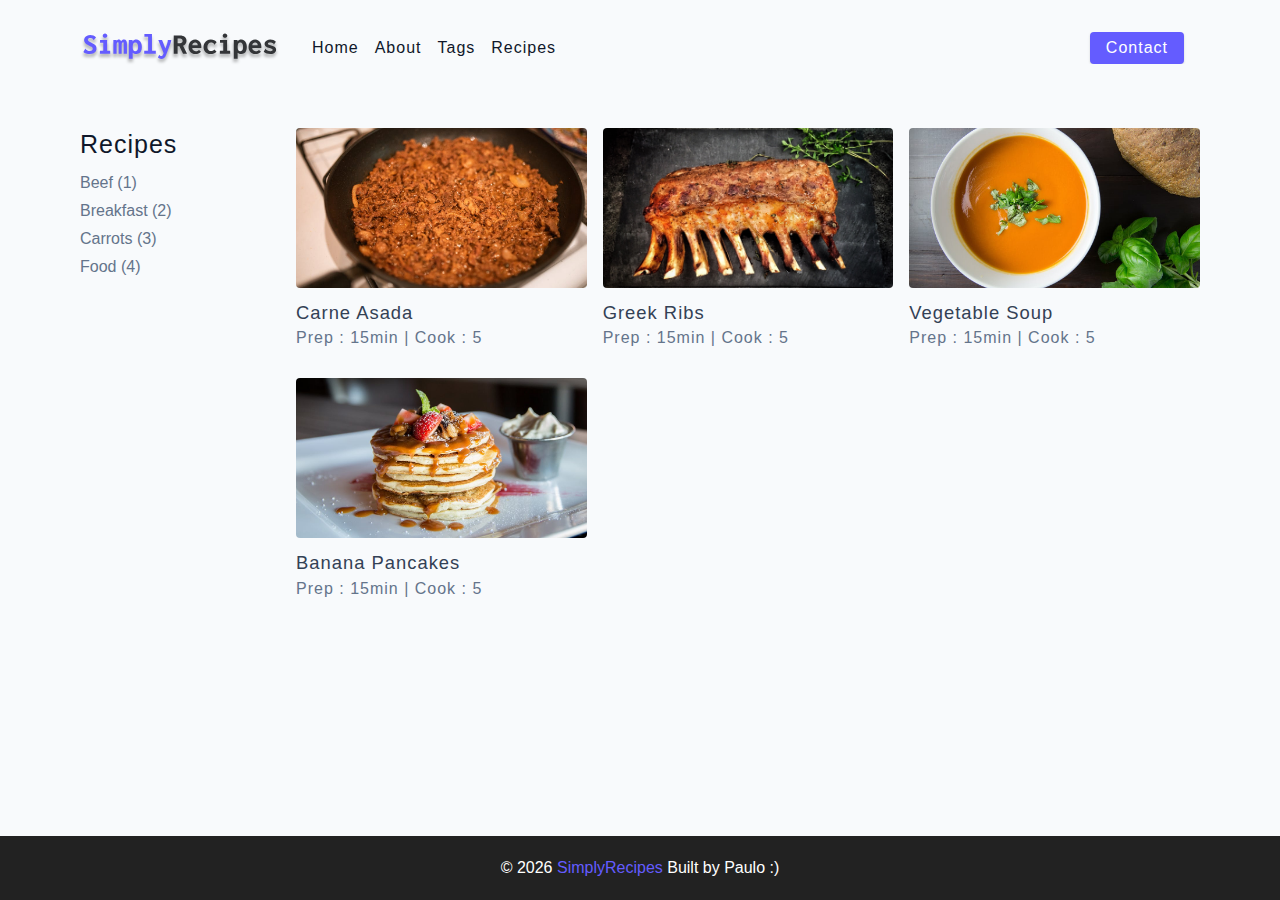
<file: starter/recipes.html>
<!DOCTYPE html>
<html lang="en">
  <head>
    <meta charset="UTF-8" />
    <meta http-equiv="X-UA-Compatible" content="IE=edge" />
    <meta name="viewport" content="width=device-width, initial-scale=1.0" />
    <title>Recipes</title>
    <!-- favicon -->
    <link rel="shortcut icon" href="./assets/favicon.ico" type="image/x-icon" />
    <!-- normalize -->
    <link rel="stylesheet" href="./css/normalize.css" />
    <!-- font-awesome -->
    <link
      rel="stylesheet"
      href="https://cdnjs.cloudflare.com/ajax/libs/font-awesome/5.14.0/css/all.min.css"
    />
    <!-- main css -->
    <link rel="stylesheet" href="./css/main.css" />
  </head>
  <body>
   <!-- nav -->
   <nav class="navbar">
     <div class="nav-center">
       <!-- header -->
       <div class="nav-header">
         <a href="index.html" class="nav-logo">
           <img src="./assets/logo.svg" alt="simply recipes">
         </a>
         <button class="btn nav-btn">
           <i class="fas fa-align-justify"></i>
         </button>
       </div>
       <!-- nav links -->
       <div class="nav-links">
       <a href="index.html" class="nav-link">home</a>
       <a href="about.html" class="nav-link">about</a>
       <a href="tags.html" class="nav-link">tags</a>
       <a href="recipes.html" class="nav-link">recipes</a>
       <div class="nav-link contact-link">
        <a href="contact.html" class="btn">contact</a>
      </div>
      </div>  
     </div>
   </nav>
   <!--end of nav-->
   <!--main-->
   <main class="page">
     <!-- recipes container -->
    <section class="recipes-container">
      <!-- tag container -->
      <div class="tags-container">
        <h4>recipes</h4>
        <div class="tag-lists">
          <a href="tag-template.html"> Beef (1) </a>
          <a href="tag-template.html"> Breakfast (2) </a>
          <a href="tag-template.html"> Carrots (3) </a>
          <a href="tag-template.html"> Food (4) </a>
        </div>
      </div>
      <!-- end of tag container -->

      <!-- recipes list -->
      <div class="recipes-list">
        <!--sigle recipe-->
        <a href="single-recipe.html" class="recipe">
          <img src="./assets/recipes/recipe-1.jpeg" alt="food" class="img recipe-img">
          <h5>Carne Asada</h5>
          <p>Prep : 15min | Cook : 5</p>
        </a>
        <!--end of single recipe-->
        <!-- recipes container -->

        <!--sigle recipe-->
        <a href="single-recipe.html" class="recipe">
          <img src="./assets/recipes/recipe-2.jpeg" alt="food" class="img recipe-img">
          <h5>Greek Ribs</h5>
          <p>Prep : 15min | Cook : 5</p>
        </a>
        <!--end of single recipe-->
        <!-- recipes container -->

        <!--sigle recipe-->
        <a href="single-recipe.html" class="recipe">
          <img src="./assets/recipes/recipe-3.jpeg" alt="food" class="img recipe-img">
          <h5>Vegetable Soup</h5>
          <p>Prep : 15min | Cook : 5</p>
        </a>
        <!--end of single recipe-->
        <!-- recipes container -->

        <!--sigle recipe-->
        <a href="single-recipe.html" class="recipe">
          <img src="./assets/recipes/recipe-4.jpeg" alt="food" class="img recipe-img">
          <h5>Banana Pancakes</h5>
          <p>Prep : 15min | Cook : 5</p>
        </a>
        <!--end of single recipe-->
      </div>
      <!-- end recipes list -->
    </section>
    <!-- end of recipes container-->
   </main> 
   <!--end of main-->
   <!--footer-->
   <footer class="page-footer">
     <p>&copy; <span id="date"> </span>
    <span class="footer-logo"> SimplyRecipes </span>
    Built by Paulo :)
    </p>
   </footer>
   <!--end of footer-->
    <script src="./js/app.js"></script>
  </body>
</html>
</file>
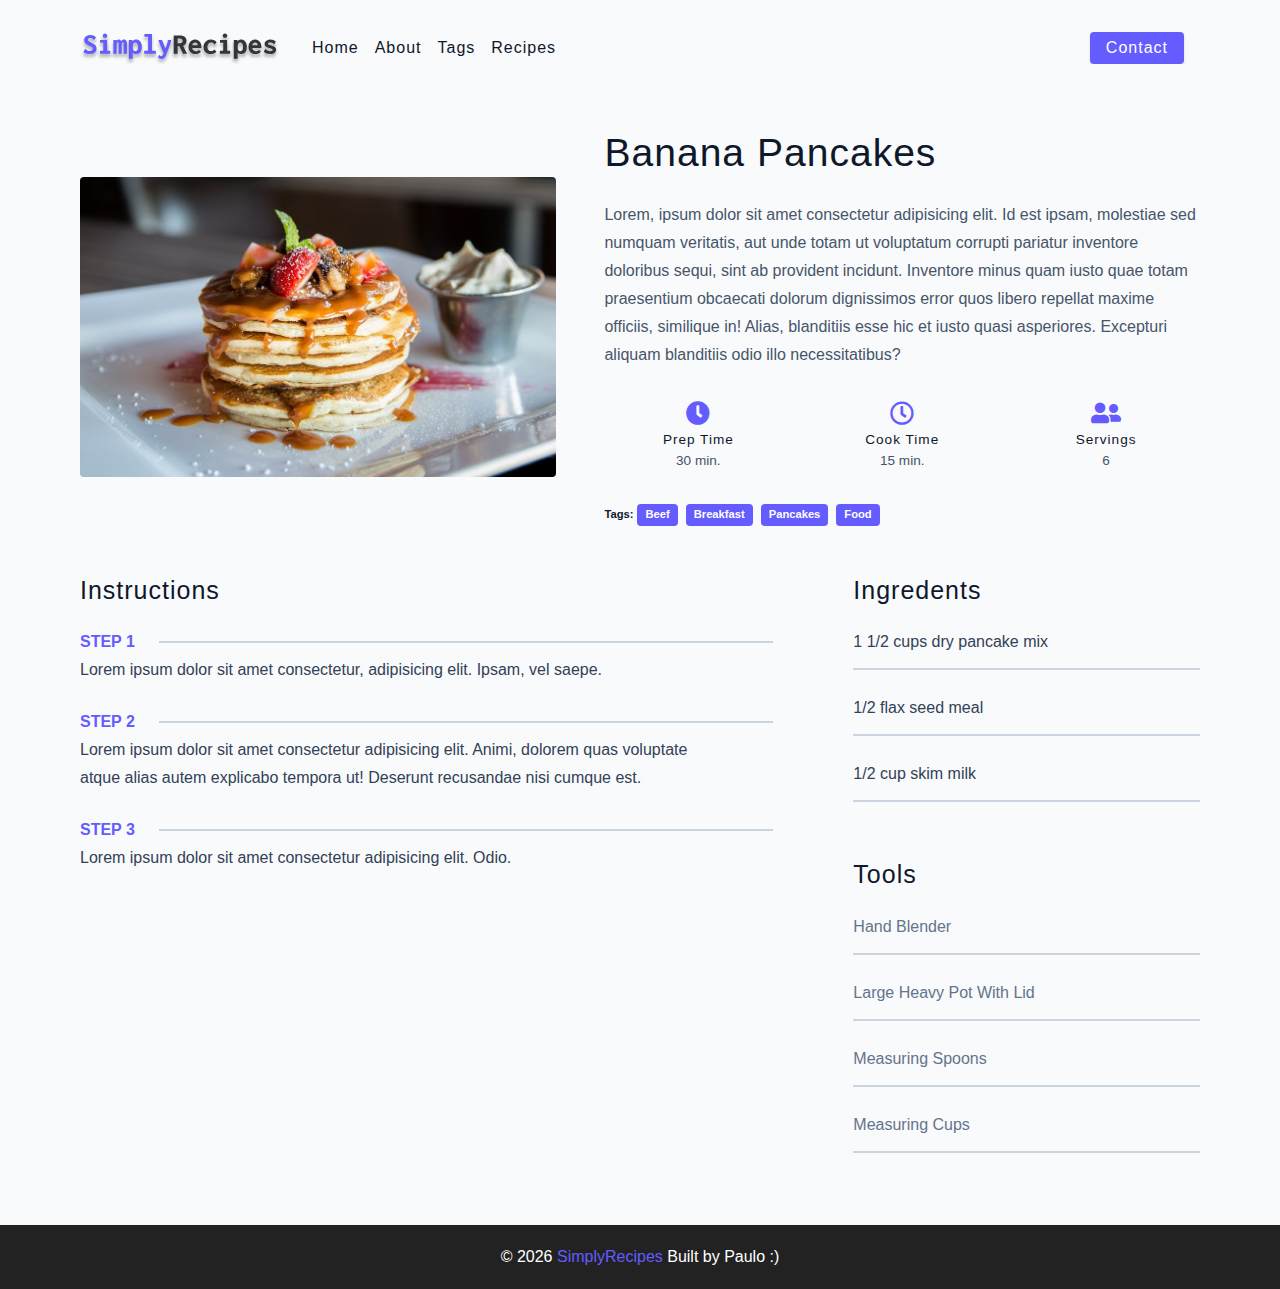
<file: starter/single-recipe.html>
<!DOCTYPE html>
<html lang="en">

<head>
  <meta charset="UTF-8" />
  <meta http-equiv="X-UA-Compatible" content="IE=edge" />
  <meta name="viewport" content="width=device-width, initial-scale=1.0" />
  <title>Banana Pancakes</title>
  <!-- favicon -->
  <link rel="shortcut icon" href="./assets/favicon.ico" type="image/x-icon" />
  <!-- normalize -->
  <link rel="stylesheet" href="./css/normalize.css" />
  <!-- font-awesome -->
  <link rel="stylesheet" href="https://cdnjs.cloudflare.com/ajax/libs/font-awesome/5.14.0/css/all.min.css" />
  <!-- main css -->
  <link rel="stylesheet" href="./css/main.css" />
</head>

<body>
  <!-- nav -->
  <nav class="navbar">
    <div class="nav-center">
      <!-- header -->
      <div class="nav-header">
        <a href="index.html" class="nav-logo">
          <img src="./assets/logo.svg" alt="simply recipes">
        </a>
        <button class="btn nav-btn">
          <i class="fas fa-align-justify"></i>
        </button>
      </div>
      <!-- nav links -->
      <div class="nav-links">
        <a href="index.html" class="nav-link">home</a>
        <a href="about.html" class="nav-link">about</a>
        <a href="tags.html" class="nav-link">tags</a>
        <a href="recipes.html" class="nav-link">recipes</a>
        <div class="nav-link contact-link">
          <a href="contact.html" class="btn">contact</a>
        </div>
      </div>
    </div>
  </nav>
  <!--end of nav-->
  <!--main-->
  <main class="page">
    <section class="recipe-hero">
      <img src="./assets/recipes/recipe-4.jpeg" class="img recipe-hero-img" alt="Pancakes" />
      <article>
        <h2>Banana Pancakes</h2>
        <p>
          Lorem, ipsum dolor sit amet consectetur adipisicing elit. Id est ipsam, molestiae sed numquam veritatis, aut
          unde totam ut voluptatum corrupti pariatur inventore doloribus sequi, sint ab provident incidunt. Inventore
          minus quam iusto quae totam praesentium obcaecati dolorum dignissimos error quos libero repellat maxime
          officiis, similique in! Alias, blanditiis esse hic et iusto quasi asperiores. Excepturi aliquam blanditiis
          odio illo necessitatibus?
        </p>
        <!--recipe icons-->
        <div class="recipe-icons">
          <!--single recipe icon-->
          <article>
            <i class="fas fa-clock"></i>
            <h5>prep time</h5>
            <p>30 min.</p>
          </article>
          <!--end of single recipe icon-->
          <!--single recipe icon-->
          <article>
            <i class="far fa-clock"></i>
            <h5>cook time</h5>
            <p>15 min.</p>
          </article>
          <!--end of single recipe icon-->

          <!--single recipe icon-->
          <article>
            <i class="fas fa-user-friends"></i>
            <h5>servings</h5>
            <p>6</p>
          </article>
          <!--end of single recipe icon-->
        </div>
        <!--recipe tags-->
        <div class="recipe-tags">
          Tags: <a href="tag-template.html">Beef</a>
          <a href="tag-template.html">Breakfast</a>
          <a href="tag-template.html">Pancakes</a>
          <a href="tag-template.html">Food</a>
        </div>
      </article>
    </section>
    <!--recipe content-->
    <section class="recipe-content">
      <article>
        <h4>instructions</h4>
        <!--single instruction-->
        <div class="single-instruction">
          <header>
            <p>step 1</p>
            <div></div>
          </header>
          <p>Lorem ipsum dolor sit amet consectetur, adipisicing elit. Ipsam, vel saepe.</p>
        </div>
        <!--end of single instruction-->
        <!--single instruction-->
        <div class="single-instruction">
          <header>
            <p>step 2</p>
            <div></div>
          </header>
          <p>Lorem ipsum dolor sit amet consectetur adipisicing elit. Animi, dolorem quas voluptate atque alias autem
            explicabo tempora ut! Deserunt recusandae nisi cumque est.</p>
        </div>
        <!--end of single instruction-->
        <!--single instruction-->
        <div class="single-instruction">
          <header>
            <p>step 3</p>
            <div></div>
          </header>
          <p>Lorem ipsum dolor sit amet consectetur adipisicing elit. Odio.</p>
        </div>
        <!--end of single instruction-->
      </article>
      <article class="second-column">
        <div>
          <h4>ingredents</h4>
          <p class="single-ingredient">
            1 1/2 cups dry pancake mix
          </p>
          <p class="single-ingredient">
            1/2 flax seed meal
          </p>
          <p class="single-ingredient">
            1/2 cup skim milk
          </p>
        </div>
        <div>
          <h4>tools</h4>
          <p class="single-tool"> Hand Blender </p>
          <p class="single-tool"> Large Heavy Pot With Lid </p>
          <p class="single-tool"> Measuring Spoons </p>
          <p class="single-tool"> Measuring Cups </p>
        </div>
      </article>
    </section>
    <!--end of recipe content-->


  </main>
  <!--end of main-->
  <!--footer-->
  <footer class="page-footer">
    <p>&copy; <span id="date"> </span>
      <span class="footer-logo"> SimplyRecipes </span>
      Built by Paulo :)
    </p>
  </footer>
  <!--end of footer-->
  <script src="./js/app.js"></script>
</body>

</html>
</file>
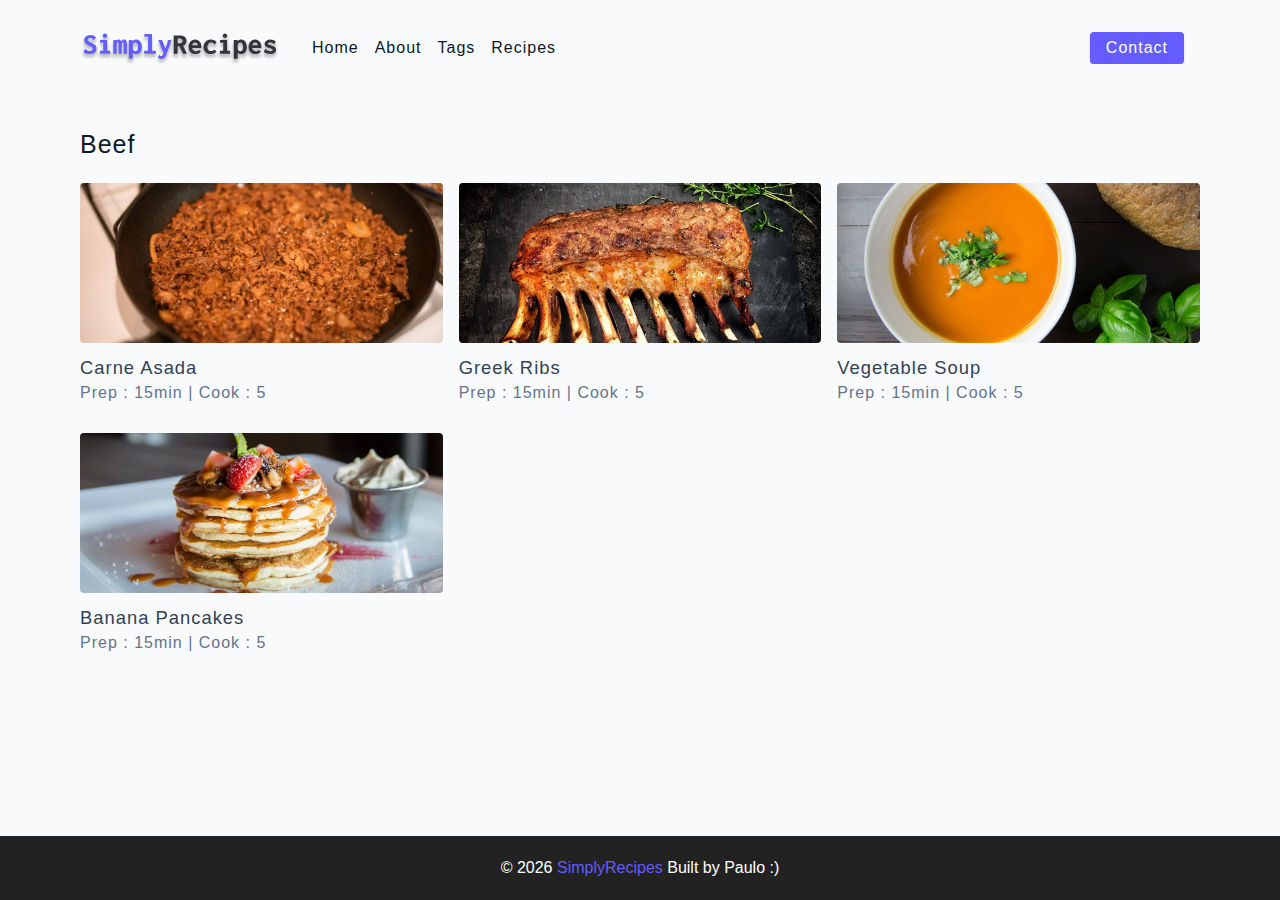
<file: starter/tag-template.html>
<!DOCTYPE html>
<html lang="en">
  <head>
    <meta charset="UTF-8" />
    <meta http-equiv="X-UA-Compatible" content="IE=edge" />
    <meta name="viewport" content="width=device-width, initial-scale=1.0" />
    <title>Beef Tag</title>
    <!-- favicon -->
    <link rel="shortcut icon" href="./assets/favicon.ico" type="image/x-icon" />
    <!-- normalize -->
    <link rel="stylesheet" href="./css/normalize.css" />
    <!-- font-awesome -->
    <link
      rel="stylesheet"
      href="https://cdnjs.cloudflare.com/ajax/libs/font-awesome/5.14.0/css/all.min.css"
    />
    <!-- main css -->
    <link rel="stylesheet" href="./css/main.css" />
  </head>
  <body>
   <!-- nav -->
   <nav class="navbar">
     <div class="nav-center">
       <!-- header -->
       <div class="nav-header">
         <a href="index.html" class="nav-logo">
           <img src="./assets/logo.svg" alt="simply recipes">
         </a>
         <button class="btn nav-btn">
           <i class="fas fa-align-justify"></i>
         </button>
       </div>
       <!-- nav links -->
       <div class="nav-links">
       <a href="index.html" class="nav-link">home</a>
       <a href="about.html" class="nav-link">about</a>
       <a href="tags.html" class="nav-link">tags</a>
       <a href="recipes.html" class="nav-link">recipes</a>
       <div class="nav-link contact-link">
        <a href="contact.html" class="btn">contact</a>
      </div>
      </div>  
     </div>
   </nav>
   <!--end of nav-->
   <!--main-->
   <main class="page">
    <h4>Beef</h4>
     <!-- recipes list -->
     <div class="recipes-list">
      <!--sigle recipe-->
      <a href="single-recipe.html" class="recipe">
        <img src="./assets/recipes/recipe-1.jpeg" alt="food" class="img recipe-img">
        <h5>Carne Asada</h5>
        <p>Prep : 15min | Cook : 5</p>
      </a>
      <!--end of single recipe-->
      <!-- recipes container -->

      <!--sigle recipe-->
      <a href="single-recipe.html" class="recipe">
        <img src="./assets/recipes/recipe-2.jpeg" alt="food" class="img recipe-img">
        <h5>Greek Ribs</h5>
        <p>Prep : 15min | Cook : 5</p>
      </a>
      <!--end of single recipe-->
      <!-- recipes container -->

      <!--sigle recipe-->
      <a href="single-recipe.html" class="recipe">
        <img src="./assets/recipes/recipe-3.jpeg" alt="food" class="img recipe-img">
        <h5>Vegetable Soup</h5>
        <p>Prep : 15min | Cook : 5</p>
      </a>
      <!--end of single recipe-->
      <!-- recipes container -->

      <!--sigle recipe-->
      <a href="single-recipe.html" class="recipe">
        <img src="./assets/recipes/recipe-4.jpeg" alt="food" class="img recipe-img">
        <h5>Banana Pancakes</h5>
        <p>Prep : 15min | Cook : 5</p>
      </a>
      <!--end of single recipe-->
    </div>
    <!-- end recipes list -->
   </main> 
   <!--end of main-->
   <!--footer-->
   <footer class="page-footer">
     <p>&copy; <span id="date"> </span>
    <span class="footer-logo"> SimplyRecipes </span>
    Built by Paulo :)
    </p>
   </footer>
   <!--end of footer-->
    <script src="./js/app.js"></script>
  </body>
</html>
</file>
<file: final/css/main.css>
*,
::after,
::before {
  box-sizing: border-box;
}
/* fonts */

@import url('https://fonts.googleapis.com/css2?family=Roboto:wght@400;500;600&family=Montserrat&display=swap');
html {
  font-size: 100%;
} /*16px*/

:root {
  /* colors */
  --primary-100: #e2e0ff;
  --primary-200: #c1beff;
  --primary-300: #a29dff;
  --primary-400: #837dff;
  --primary-500: #645cff;
  --primary-600: #504acc;
  --primary-700: #3c3799;
  --primary-800: #282566;
  --primary-900: #141233;

  /* grey */
  --grey-50: #f8fafc;
  --grey-100: #f1f5f9;
  --grey-200: #e2e8f0;
  --grey-300: #cbd5e1;
  --grey-400: #94a3b8;
  --grey-500: #64748b;
  --grey-600: #475569;
  --grey-700: #334155;
  --grey-800: #1e293b;
  --grey-900: #0f172a;
  /* rest of the colors */
  --black: #222;
  --white: #fff;
  --red-light: #f8d7da;
  --red-dark: #842029;
  --green-light: #d1e7dd;
  --green-dark: #0f5132;

  /* fonts  */
  --headingFont: 'Roboto', sans-serif;
  --bodyFont: 'Nunito', sans-serif;
  --smallText: 0.7em;
  /* rest of the vars */
  --backgroundColor: var(--grey-50);
  --textColor: var(--grey-900);
  --borderRadius: 0.25rem;
  --letterSpacing: 1px;
  --transition: 0.3s ease-in-out all;
  --max-width: 1120px;
  --fixed-width: 600px;

  /* box shadow*/
  --shadow-1: 0 1px 3px 0 rgba(0, 0, 0, 0.1), 0 1px 2px 0 rgba(0, 0, 0, 0.06);
  --shadow-2: 0 4px 6px -1px rgba(0, 0, 0, 0.1),
    0 2px 4px -1px rgba(0, 0, 0, 0.06);
  --shadow-3: 0 10px 15px -3px rgba(0, 0, 0, 0.1),
    0 4px 6px -2px rgba(0, 0, 0, 0.05);
  --shadow-4: 0 20px 25px -5px rgba(0, 0, 0, 0.1),
    0 10px 10px -5px rgba(0, 0, 0, 0.04);
}

body {
  background: var(--backgroundColor);
  font-family: var(--bodyFont);
  font-weight: 400;
  line-height: 1.75;
  color: var(--textColor);
}

p {
  margin-top: 0;
  margin-bottom: 1.5rem;
  max-width: 40em;
}

h1,
h2,
h3,
h4,
h5 {
  margin: 0;
  margin-bottom: 1.38rem;
  font-family: var(--headingFont);
  font-weight: 400;
  line-height: 1.3;
  text-transform: capitalize;
  letter-spacing: var(--letterSpacing);
}

h1 {
  margin-top: 0;
  font-size: 3.052rem;
}

h2 {
  font-size: 2.441rem;
}

h3 {
  font-size: 1.953rem;
}

h4 {
  font-size: 1.563rem;
}

h5 {
  font-size: 1.25rem;
}

small,
.text-small {
  font-size: var(--smallText);
}

a {
  text-decoration: none;
}
ul {
  list-style-type: none;
  padding: 0;
}

.img {
  width: 100%;
  display: block;
  object-fit: cover;
}
/* buttons */

.btn {
  cursor: pointer;
  color: var(--white);
  background: var(--primary-500);
  border: transparent;
  border-radius: var(--borderRadius);
  letter-spacing: var(--letterSpacing);
  padding: 0.375rem 0.75rem;
  box-shadow: var(--shadow-1);
  transition: var(--transtion);
  text-transform: capitalize;
  display: inline-block;
}
.btn:hover {
  background: var(--primary-700);
  box-shadow: var(--shadow-3);
}
.btn-hipster {
  color: var(--primary-500);
  background: var(--primary-200);
}
.btn-hipster:hover {
  color: var(--primary-200);
  background: var(--primary-700);
}
.btn-block {
  width: 100%;
}

/* alerts */
.alert {
  padding: 0.375rem 0.75rem;
  margin-bottom: 1rem;
  border-color: transparent;
  border-radius: var(--borderRadius);
}

.alert-danger {
  color: var(--red-dark);
  background: var(--red-light);
}
.alert-success {
  color: var(--green-dark);
  background: var(--green-light);
}
/* form */

.form {
  width: 90vw;
  max-width: var(--fixed-width);
  background: var(--white);
  border-radius: var(--borderRadius);
  box-shadow: var(--shadow-2);
  padding: 2rem 2.5rem;
  margin: 3rem auto;
}
.form-label {
  display: block;
  font-size: var(--smallText);
  margin-bottom: 0.5rem;
  text-transform: capitalize;
  letter-spacing: var(--letterSpacing);
}
.form-input,
.form-textarea {
  width: 100%;
  padding: 0.375rem 0.75rem;
  border-radius: var(--borderRadius);
  background: var(--backgroundColor);
  border: 1px solid var(--grey-200);
}

.form-row {
  margin-bottom: 1rem;
}

.form-textarea {
  height: 7rem;
}
::placeholder {
  font-family: inherit;
  color: var(--grey-400);
}
.form-alert {
  color: var(--red-dark);
  letter-spacing: var(--letterSpacing);
  text-transform: capitalize;
}
/* alert */

@keyframes spinner {
  to {
    transform: rotate(360deg);
  }
}

.loading {
  width: 6rem;
  height: 6rem;
  border: 5px solid var(--grey-400);
  border-radius: 50%;
  border-top-color: var(--primary-500);
  animation: spinner 0.6s linear infinite;
}
.loading {
  margin: 0 auto;
}
/* title */

.title {
  text-align: center;
}

.title-underline {
  background: var(--primary-500);
  width: 7rem;
  height: 0.25rem;
  margin: 0 auto;
  margin-top: -1rem;
}

/*
=============== 
Navbar
===============
*/

.navbar {
  display: flex;
  align-items: center;
  justify-content: center;
}
.nav-center {
  width: 90vw;
  max-width: var(--max-width);
}
.nav-header {
  height: 6rem;
  display: flex;
  justify-content: space-between;
  align-items: center;
}
.nav-header img {
  width: 200px;
}
.nav-logo {
  display: flex;
  align-items: flex-end;
}

.nav-btn {
  padding: 0.15rem 0.75rem;
}
.nav-btn i {
  font-size: 1.25rem;
}
.nav-links {
  height: 0;
  overflow: hidden;
  display: flex;
  flex-direction: column;
  transition: var(--transition);
}
.show-links {
  height: 23.9375rem;
}

.nav-link {
  display: block;
  text-align: center;
  font-size: 1.25rem;
  text-transform: capitalize;
  color: var(--grey-900);
  letter-spacing: var(--letterSpacing);
  padding: 1rem 0;
  border-top: 1px solid var(--grey-500);
  transition: var(--transition);
}
.nav-link:hover {
  color: var(--primary-500);
}

.contact-link a {
  padding: 0.15rem 1rem;
}

@media screen and (min-width: 992px) {
  .navbar {
    height: 6rem;
  }
  .nav-center {
    display: flex;
    align-items: center;
  }
  .nav-header {
    padding: 0;
    margin-right: 2rem;
    height: auto;
  }

  .nav-btn {
    display: none;
  }
  .nav-links {
    height: auto !important;
    flex-direction: row;
    align-items: center;
    width: 100%;
  }
  .nav-link {
    padding: 0;
    border-top: none;
    margin-right: 1rem;
    font-size: 1rem;
  }
  .contact-link {
    margin-right: 0;
    margin-left: auto;
  }
}
/*
=============== 
Page
===============
*/

.page {
  width: 90vw;
  max-width: var(--max-width);
  margin: 0 auto;
}
.page {
  padding-top: 2rem;
  min-height: calc(100vh - (6rem + 4rem));
}
/*
=============== 
Footer
===============
*/

.page-footer {
  text-align: center;
  height: 4rem;
  display: flex;
  align-items: center;
  justify-content: center;
  background: var(--black);
  color: var(--white);
}
.page-footer h5 {
  margin-top: 0;
  margin-bottom: 0;
}
.page-footer p {
  margin-bottom: 0;
}
.page-footer .footer-logo,
.page-footer a {
  color: var(--primary-500);
}
/*
=============== 
Hero
===============
*/

.hero {
  height: 40vh;
  position: relative;
  margin-bottom: 2rem;
  background: url('../assets/main.jpeg') center/cover no-repeat;
  border-radius: var(--borderRadius);
}
.hero-container {
  position: absolute;
  top: 0;
  left: 0;
  width: 100%;
  height: 100%;
  display: flex;
  align-items: center;
  justify-content: center;
  background: rgba(0, 0, 0, 0.4);
  border-radius: var(--borderRadius);
}
.hero-text {
  color: var(--white);
  text-align: center;
}

@media only screen and (min-width: 768px) {
  .hero-text h1 {
    font-size: 4rem;
    margin-bottom: 0;
  }
}

/*
=============== 
Recipes 
===============
*/

.recipes-container {
  display: grid;
  gap: 2rem 1rem;
}

.recipes-list {
  display: grid;
  gap: 2rem 1rem;
  padding-bottom: 3rem;
}
.tags-container {
  order: 1;
  display: flex;
  flex-direction: column;
  padding-bottom: 3rem;
  /* background: blue; */
}
.tags-container h4 {
  margin-bottom: 0.5rem;
  font-weight: 500;
}
.tags-list {
  display: grid;
  grid-template-columns: 1fr 1fr 1fr;
}
.tags-list a {
  text-transform: capitalize;
  display: block;
  color: var(--grey-500);
  transition: var(--transition);
}
.tags-list a:hover {
  color: var(--primary-500);
}
.recipe {
  display: block;
}
.recipe-img {
  height: 15rem;
  border-radius: var(--borderRadius);
  margin-bottom: 1rem;
}
.recipe h5 {
  margin-bottom: 0;
  margin-top: 0.25rem;
  line-height: 1;
  color: var(--grey-700);
}
.recipe p {
  margin-bottom: 0;
  line-height: 1;
  color: var(--grey-500);
  margin-top: 0.5rem;
  letter-spacing: var(--letterSpacing);
}
@media screen and (min-width: 576px) {
  .recipes-list {
    grid-template-columns: 1fr 1fr;
  }
  .recipe-img {
    height: 10rem;
  }
}

@media screen and (min-width: 992px) {
  .recipes-container {
    grid-template-columns: 200px 1fr;
    gap: 1rem;
  }
  .recipes-list {
    grid-template-columns: 1fr 1fr;
  }

  .recipe p {
    font-size: 0.85rem;
  }
  .tags-container {
    order: 0;
    /* background: blue; */
  }
  .tags-list {
    display: grid;
    grid-template-columns: 1fr;
  }
}

@media screen and (min-width: 1200px) {
  .recipe h5 {
    font-size: 1.15rem;
  }
  .recipes-list {
    grid-template-columns: 1fr 1fr 1fr;
  }
}
/*
=============== 
Error
===============
*/
.error-page {
  text-align: center;
  padding-top: 5rem;
}
.error-page h1 {
  font-size: 9rem;
}
/*
=============== 
About Page
===============
*/

.about-page h2 {
  text-transform: none;
  font-weight: bold;
}
.about-page {
  display: grid;
  gap: 2rem 4rem;
  padding-bottom: 3rem;
}
.about-img {
  border-radius: var(--borderRadius);
  height: 300px;
}

@media screen and (min-width: 992px) {
  .about-page {
    grid-template-columns: 1fr 1fr;
    grid-template-rows: 400px;
    align-items: center;
  }
  .about-img {
    height: 100%;
  }
}

.featured-title {
  text-align: center;
}
/*
=============== 
Contact Page
===============
*/
.contact-form {
  width: 100%;
  margin: 0;
}
.contact-container {
  display: grid;
  gap: 2rem 3rem;
  padding-bottom: 3rem;
}
@media screen and (min-width: 992px) {
  .contact-container {
    grid-template-columns: 1fr 450px;
    align-items: center;
  }
}

/*
=============== 
Tags Page
===============
*/

.tags-wrapper {
  display: grid;
  gap: 2rem;
  padding-bottom: 3rem;
}
.tag {
  background: var(--grey-500);
  border-radius: var(--borderRadius);
  text-align: center;
  color: var(--white);
  transition: var(--transition);
  padding: 0.75rem 0;
}
.tag:hover {
  background: var(--primary-500);
}
.tag h5,
.tag p {
  margin-bottom: 0;
}
.tag h5 {
  font-weight: 600;
}
@media screen and (min-width: 576px) {
  .tags-wrapper {
    grid-template-columns: 1fr 1fr;
  }
}
@media screen and (min-width: 992px) {
  .tags-wrapper {
    grid-template-columns: 1fr 1fr 1fr;
  }
}

/*
=============== 
Recipe Template
===============
*/

.recipe-hero {
  display: grid;
  gap: 3rem;
}

.recipe-hero-img {
  height: 300px;
  border-radius: var(--borderRadius);
}
.recipe-info p {
  color: var(--grey-600);
}
.recipe-icons {
  display: grid;
  grid-template-columns: repeat(3, 1fr);
  gap: 1rem;
  margin: 2rem 0;
  text-align: center;
}
.recipe-icons i {
  font-size: 1.5rem;
  color: var(--primary-500);
}
.recipe-icons h5,
.recipe-icons p {
  margin-bottom: 0;
  font-size: 0.85em;
}

.recipe-icons p {
  color: var(--grey-600);
}
.recipe-tags {
  display: flex;
  align-items: center;
  flex-wrap: wrap;
  font-size: 0.7em;
  font-weight: 600;
}
.recipe-tags a {
  background: var(--primary-500);
  border-radius: var(--borderRadius);
  color: var(--white);
  padding: 0.05rem 0.5rem;
  margin: 0 0.25rem;
  text-transform: capitalize;
}
@media screen and (min-width: 992px) {
  .recipe-hero {
    grid-template-columns: 4fr 5fr;
    align-items: center;
  }
}
.recipe-content {
  padding: 3rem 0;
  display: grid;
  gap: 2rem 5rem;
}
@media screen and (min-width: 992px) {
  .recipe-content {
    grid-template-columns: 2fr 1fr;
  }
}
.single-instruction header {
  display: grid;
  grid-template-columns: auto 1fr;
  gap: 1.5rem;
  align-items: center;
}
.single-instruction header p {
  text-transform: uppercase;
  font-weight: 600;
  color: var(--primary-500);
  margin-bottom: 0;
}
.single-instruction > p {
  color: var(--grey-700);
}

.single-instruction header div {
  height: 2px;
  background: var(--grey-300);
}

.second-column {
  display: grid;
  row-gap: 2rem;
}

.single-ingredient {
  border-bottom: 2px solid var(--grey-300);
  padding-bottom: 0.75rem;
  color: var(--grey-700);
}
.single-tool {
  border-bottom: 2px solid var(--grey-300);
  padding-bottom: 0.75rem;
  color: var(--primary-500);
  text-transform: capitalize;
}
</file>
<file: starter/css/main.css>
*,
::after,
::before {
  box-sizing: border-box;
}

/* fonts */

@import url('https://fonts.googleapis.com/css2?family=Roboto:wght@400;500;600&family=Montserrat&display=swap');

html {
  font-size: 100%;
}

/*16px*/

:root {
  /* colors */
  --primary-100: #e2e0ff;
  --primary-200: #c1beff;
  --primary-300: #a29dff;
  --primary-400: #837dff;
  --primary-500: #645cff;
  --primary-600: #504acc;
  --primary-700: #3c3799;
  --primary-800: #282566;
  --primary-900: #141233;

  /* grey */
  --grey-50: #f8fafc;
  --grey-100: #f1f5f9;
  --grey-200: #e2e8f0;
  --grey-300: #cbd5e1;
  --grey-400: #94a3b8;
  --grey-500: #64748b;
  --grey-600: #475569;
  --grey-700: #334155;
  --grey-800: #1e293b;
  --grey-900: #0f172a;
  /* rest of the colors */
  --black: #222;
  --white: #fff;
  --red-light: #f8d7da;
  --red-dark: #842029;
  --green-light: #d1e7dd;
  --green-dark: #0f5132;

  /* fonts  */
  --headingFont: 'Roboto', sans-serif;
  --bodyFont: 'Nunito', sans-serif;
  --smallText: 0.7em;
  /* rest of the vars */
  --backgroundColor: var(--grey-50);
  --textColor: var(--grey-900);
  --borderRadius: 0.25rem;
  --letterSpacing: 1px;
  --transition: 0.3s ease-in-out all;
  --max-width: 1120px;
  --fixed-width: 600px;

  /* box shadow*/
  --shadow-1: 0 1px 3px 0 rgba(0, 0, 0, 0.1), 0 1px 2px 0 rgba(0, 0, 0, 0.06);
  --shadow-2: 0 4px 6px -1px rgba(0, 0, 0, 0.1),
    0 2px 4px -1px rgba(0, 0, 0, 0.06);
  --shadow-3: 0 10px 15px -3px rgba(0, 0, 0, 0.1),
    0 4px 6px -2px rgba(0, 0, 0, 0.05);
  --shadow-4: 0 20px 25px -5px rgba(0, 0, 0, 0.1),
    0 10px 10px -5px rgba(0, 0, 0, 0.04);
}

body {
  background: var(--backgroundColor);
  font-family: var(--bodyFont);
  font-weight: 400;
  line-height: 1.75;
  color: var(--textColor);
}

p {
  margin-top: 0;
  margin-bottom: 1.5rem;
  max-width: 40em;
}

h1,
h2,
h3,
h4,
h5 {
  margin: 0;
  margin-bottom: 1.38rem;
  font-family: var(--headingFont);
  font-weight: 400;
  line-height: 1.3;
  text-transform: capitalize;
  letter-spacing: var(--letterSpacing);
}

h1 {
  margin-top: 0;
  font-size: 3.052rem;
}

h2 {
  font-size: 2.441rem;
}

h3 {
  font-size: 1.953rem;
}

h4 {
  font-size: 1.563rem;
}

h5 {
  font-size: 1.25rem;
}

small,
.text-small {
  font-size: var(--smallText);
}

a {
  text-decoration: none;
}

ul {
  list-style-type: none;
  padding: 0;
}

.img {
  width: 100%;
  display: block;
  object-fit: cover;
}

/* buttons */

.btn {
  cursor: pointer;
  color: var(--white);
  background: var(--primary-500);
  border: transparent;
  border-radius: var(--borderRadius);
  letter-spacing: var(--letterSpacing);
  padding: 0.375rem 0.75rem;
  box-shadow: var(--shadow-1);
  transition: var(--transtion);
  text-transform: capitalize;
  display: inline-block;
}

.btn:hover {
  background: var(--primary-700);
  box-shadow: var(--shadow-3);
}

.btn-hipster {
  color: var(--primary-500);
  background: var(--primary-200);
}

.btn-hipster:hover {
  color: var(--primary-200);
  background: var(--primary-700);
}

.btn-block {
  width: 100%;
}

/* alerts */
.alert {
  padding: 0.375rem 0.75rem;
  margin-bottom: 1rem;
  border-color: transparent;
  border-radius: var(--borderRadius);
}

.alert-danger {
  color: var(--red-dark);
  background: var(--red-light);
}

.alert-success {
  color: var(--green-dark);
  background: var(--green-light);
}

/* form */

.form {
  width: 90vw;
  max-width: var(--fixed-width);
  background: var(--white);
  border-radius: var(--borderRadius);
  box-shadow: var(--shadow-2);
  padding: 2rem 2.5rem;
  margin: 3rem auto;
}

.form-label {
  display: block;
  font-size: var(--smallText);
  margin-bottom: 0.5rem;
  text-transform: capitalize;
  letter-spacing: var(--letterSpacing);
}

.form-input,
.form-textarea {
  width: 100%;
  padding: 0.375rem 0.75rem;
  border-radius: var(--borderRadius);
  background: var(--backgroundColor);
  border: 1px solid var(--grey-200);
}

.form-row {
  margin-bottom: 1rem;
}

.form-textarea {
  height: 7rem;
}

::placeholder {
  font-family: inherit;
  color: var(--grey-400);
}

.form-alert {
  color: var(--red-dark);
  letter-spacing: var(--letterSpacing);
  text-transform: capitalize;
}

/* alert */

@keyframes spinner {
  to {
    transform: rotate(360deg);
  }
}

.loading {
  width: 6rem;
  height: 6rem;
  border: 5px solid var(--grey-400);
  border-radius: 50%;
  border-top-color: var(--primary-500);
  animation: spinner 0.6s linear infinite;
}

.loading {
  margin: 0 auto;
}

/* title */

.title {
  text-align: center;
}

.title-underline {
  background: var(--primary-500);
  width: 7rem;
  height: 0.25rem;
  margin: 0 auto;
  margin-top: -1rem;
}

/*
=============== 
Navbar
===============
*/

.navbar {
  display: flex;
  justify-content: center;
  align-items: center;
}

.nav-center {
  width: 90vw;
  max-width: var(--max-width);
}

.nav-header {
  height: 6rem;
  display: flex;
  justify-content: space-between;
  align-items: center;
}

.nav-logo {
  display: flex;
  align-items: center;
}

.nav-header img {
  width: 200px
}

.nav-btn {
  padding: 0.15rem 0.75rem;
}

.nav-btn i {
  font-size: 1.25rem;
}

.nav-links {
  display: flex;
  flex-direction: column;
  height: 0;
  overflow: hidden;
  transition: var(--transition);
}

.show-links {
  height: 309.8px;
}

.nav-link {
  display: block;
  text-align: center;
  text-transform: capitalize;
  color: var(--grey-900);
  letter-spacing: var(--letterSpacing);
  padding: 1rem 0;
  border-top: 1px solid var(--grey-500);
  transition: var(--transition);
}

.nav-link:hover {
  color: var(--primary-500);
}

.contact-link a {
  padding: 0.15rem 1rem;
}

@media screen and (min-width:992px) {
  .nav-btn {
    display: none;
  }

  .navbar {
    height: 6rem;
  }

  .nav-center {
    display: flex;
    align-items: center;
  }

  .nav-header {
    height: auto;
    margin-right: 2rem;
  }

  .nav-links {
    height: auto;
    flex-direction: row;
    align-items: center;
    width: 100%;
  }

  .nav-link {
    padding: 0;
    border-top: none;
    margin-right: 1rem;
    font-size: 1rem;
  }

  .contact-link {
    margin-left: auto;
  }
}

/*
=============== 
Page
===============
*/

.page {
  /*background: red;*/
  width: 90vw;
  max-width: var(--max-width);
  margin: 0 auto;
  padding-top: 2rem;
  min-height: calc(100vh - (6rem + 4rem));
}

.page-footer {
  height: 4rem;
  text-align: center;
  background: var(--black);
  color: var(--white);
  display: flex;
  align-items: center;
  justify-content: center;
}

.page-footer p {
  margin-bottom: 0;
}

.footer-logo,
.page-footer a {
  color: var(--primary-500);
}

/*
=============== 
Hero
===============
*/

.hero {
  height: 40vw;
  background: url('../assets/main.jpeg') center/cover no-repeat;
  margin-bottom: 2rem;
  border-radius: var(--borderRadius);
  position: relative;
}

.hero-container {
  position: absolute;
  width: 100%;
  height: 100%;
  top: 0;
  left: 0;
  background: rgba(0, 0, 0, 0.35);
  border-radius: var(--borderRadius);
  display: flex;
  align-items: center;
  justify-content: center;
}

.hero-text {
  text-align: center;
  color: var(--white);
}

@media screen and (min-width:768px) {
  .hero-text h1 {
    font-size: 4rem;
    margin-bottom: 0px;
  }

}

/*
=============== 
Recipes
===============
*/

.recipes-container {
  display: grid;
  gap: 2rem 1rem;
}

.tags-container {
  order: 1;
  display: flex;
  flex-direction: column;
  padding-bottom: 3rem;
}

.recipes-list {
  display: grid;
  gap: 2rem 1rem;
  padding-bottom: 3rem;
}

.tags-container h4 {
  margin-bottom: 0.5rem;
  font-weight: 500;
}

.tag-lists {
  display: grid;
  grid-template-columns: 1fr 1fr 1fr;
}

.tag-lists a {
  text-transform: capitalize;
  display: block;
  color: var(--grey-500);
  transition: var(--transition);
}

.tag-lists a:hover {
  color: var(--primary-500)
}
.recipe {
  display: block;
}
.recipe-img{
  height: 15rem;
  border-radius: var(--borderRadius);
  margin-bottom: 1rem;
}

.recipe h5{
  margin-bottom: 0;
  line-height: 1;
  color: var(--grey-700);
}

.recipe p{
  margin-bottom: 0;
  line-height: 1;
  margin-top: 0.5rem;
  color: var(--grey-500);
  letter-spacing: var(--letterSpacing);
}

@media screen and (min-width: 576px) {
  .recipes-list{
    grid-template-columns: 1fr 1fr;
  }
  .recipe-img{
    height: 10rem;
  }
}
@media screen and (min-width: 992px) {
  .recipes-container{
    grid-template-columns: 200px 1fr;
  }
  .tags-container{
    order: 0;
  }
  .recipe p{
    font-size: 0.85;
  }
  .tag-lists{
    grid-template-columns: 1fr;
  }
}
@media screen and (min-width: 1200px) {
  .recipes-list{
    grid-template-columns: 1fr 1fr 1fr;
  }
  .recipe h5{
    font-size: 1.15rem;
  }
}
/*
=============== 
Error
===============
*/
.error-page {
  text-align: center;
  padding-top: 5rem;
}

.error-page h1{
  font-size: 9rem;
}
/*
=============== 
About
===============
*/
.featured-title{
  text-align: center;
}

.about-page h2{
  text-transform: none;
  font-weight: bold;
}

.about-page{
  display: grid;
  gap: 2rem 4rem;
  padding-bottom: 3rem;
}

.about-img{
  border-radius: var(--borderRadius);
  height: 300px;
}

@media screen and (min-width:992px) {
  .about-page{
    grid-template-columns: 1fr 1fr;
    grid-template-rows: 400px;
    align-items: center;
  }
  .about-img{
    height: 100%;
  }
}

/*
=============== 
Contact Page
===============
*/
.contact-form{
  width: 100%;
  margin: 0;
}
.contact-container{
  display: grid;
  gap: 2rem 3rem;
  padding-bottom: 3rem;
}

@media screen  and (min-width:992px){
  .contact-container{
    grid-template-columns: 1fr 450px;
    align-items: center;
  }
  
}
/*
=============== 
Tags Page
===============
*/

.tags-wrapper{
  display: grid;
  gap: 2rem;
  padding-bottom: 3rem;
}

.tag{
  background: var(--grey-500);
  border-radius: var(--borderRadius);
  text-align: center;
  color: var(--white);
  transition: var(--transition);
  padding: 0.75rem 0;
}

.tag:hover{
  background: var(--primary-500);
}

.tag h5,
.tag p{
  margin-bottom: 0;
}
.tag h5{
  font-weight: 600;
}

@media screen  and (min-width:576px){
  .tags-wrapper{
    grid-template-columns: 1fr 1fr;
  }
}

@media screen  and (min-width:992px){
  .tags-wrapper{
    grid-template-columns: repeat(3, 1fr);
  }
}

/*
==================
Single recipe page
==================
*/

.recipe-hero{
  display: grid;
  gap: 3rem;
}

.recipe-hero-img{
  height: 300px;
  border-radius: var(--borderRadius);
}

.recipe-hero p{
  color: var(--grey-600);
}

.recipe-icons{
  display: grid;
  grid-template-columns: repeat(3, 1fr);
  gap: 1rem;
  margin: 2rem 0;
  text-align: center;
}

.recipe-icons i{
  font-size: 1.5rem;
  color: var(--primary-500)
}

.recipe-icons h5,
.recipe-icons p{
  margin-bottom: 0;
  font-size: 0.85rem;
}

.recipe-icons p{
  color: var(--grey-600);
}

.recipe-tags{
  display: flex;
  align-items: center;
  flex-wrap: wrap;
  font-size: 0.7em;
  font-weight: 600;
}

.recipe-tags a{
  background: var(--primary-500);
  border-radius: var(--borderRadius);
  color: var(--white);
  padding: 0.05rem 0.5rem;
  margin: 0 0.25rem;
  text-transform: capitalize;
}

@media screen  and (min-width:992px){
  .recipe-hero{
    grid-template-columns: 4fr 5fr;
    align-items: center;
  }
}

.recipe-content{
  padding: 3rem 0;
  display: grid;
  gap: 2rem 5rem;
} 

.single-instruction header{
  display: grid;
  grid-template-columns: auto 1fr;
  gap: 1.5rem;
  align-items: center;
}

.single-instruction header div{
  height: 2px;
  background: var(--grey-300);
}

.single-instruction header p{
  text-transform: uppercase;
  font-weight: 600;
  margin-bottom: 0;
  color: var(--primary-500);
}

.single-instruction > p{
  color: var(--grey-700);
}

.second-column{
  display: grid;
  row-gap: 2rem;
}

.single-ingredient{
  border-bottom: 2px solid var(--grey-300);
  padding-bottom: 0.75rem;
  color: var(--grey-700);
}

.single-tool{
  border-bottom: 2px solid var(--grey-300);
  padding-bottom: 0.75rem;
  color: var(--grey-500);
  text-transform: capitalize;
}

@media screen  and (min-width:992px){
  .recipe-content{
    grid-template-columns: 2fr 1fr;
  }
}
</file>
